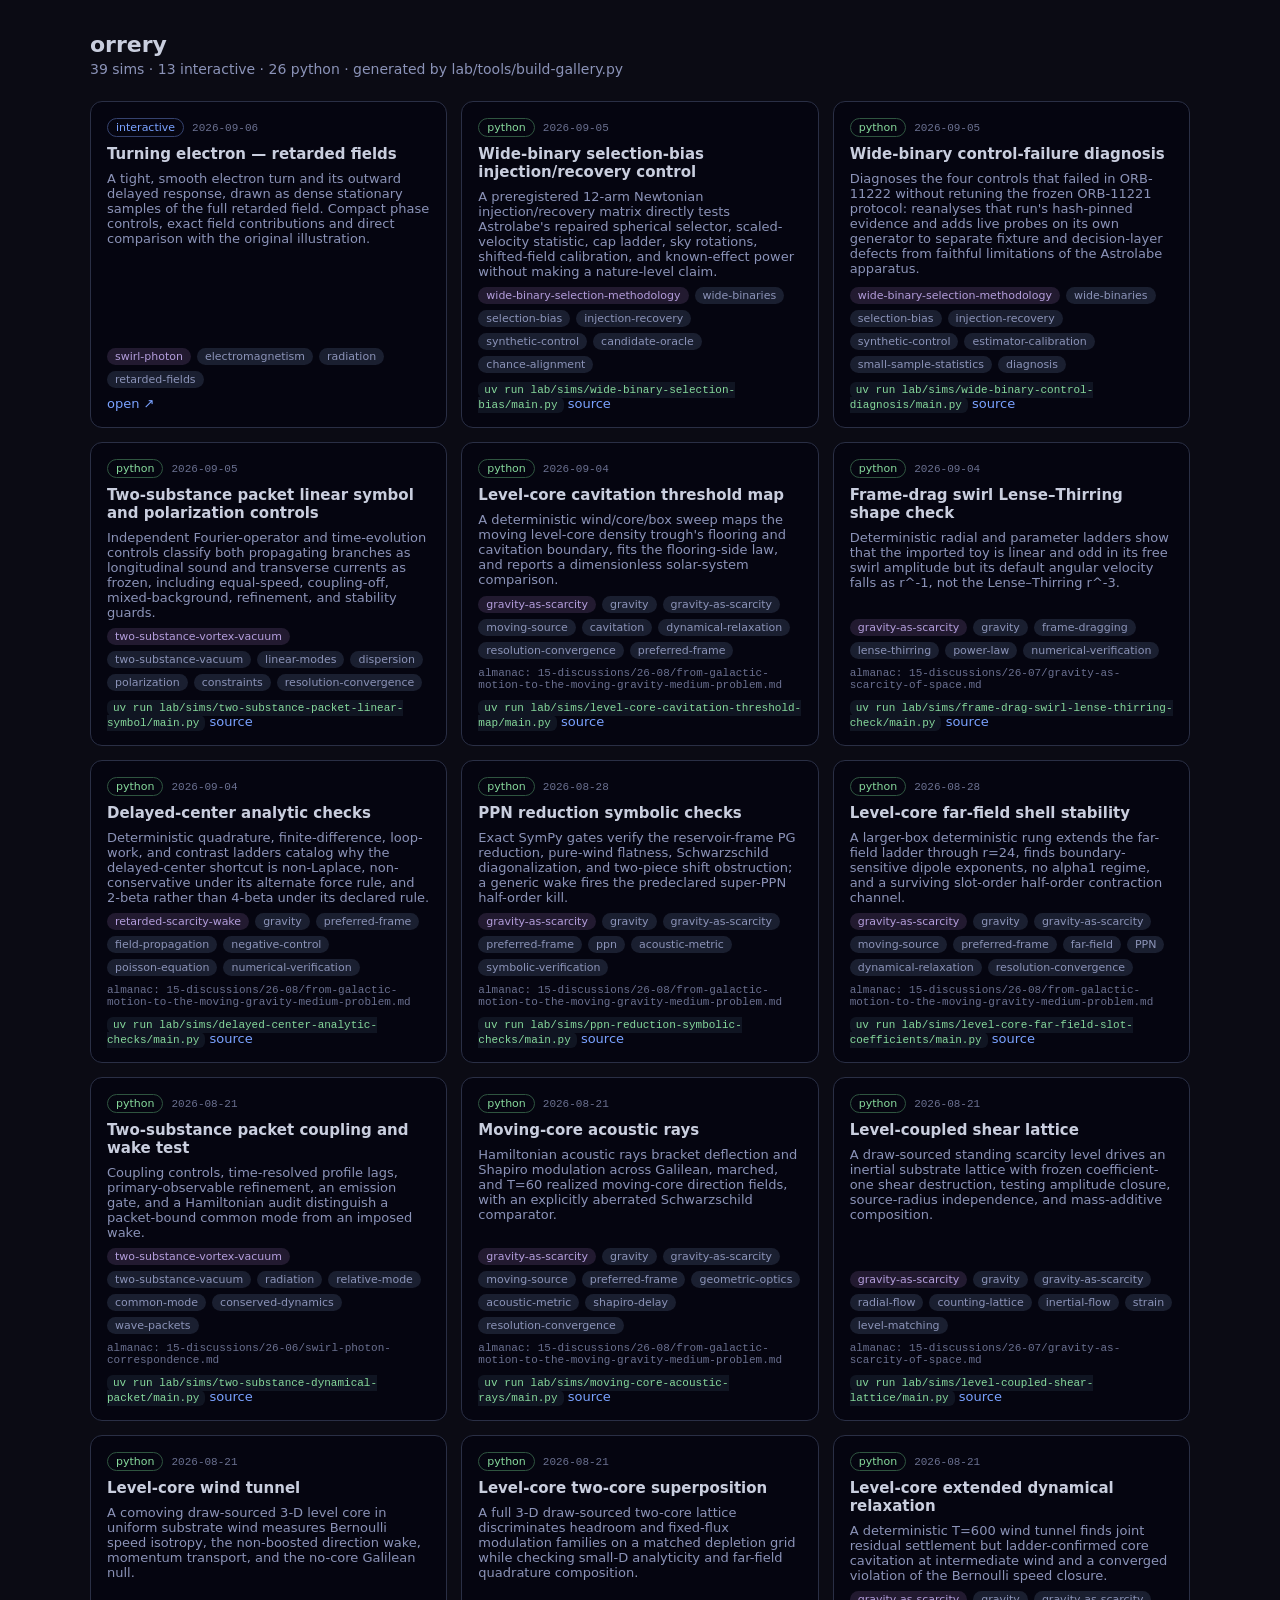
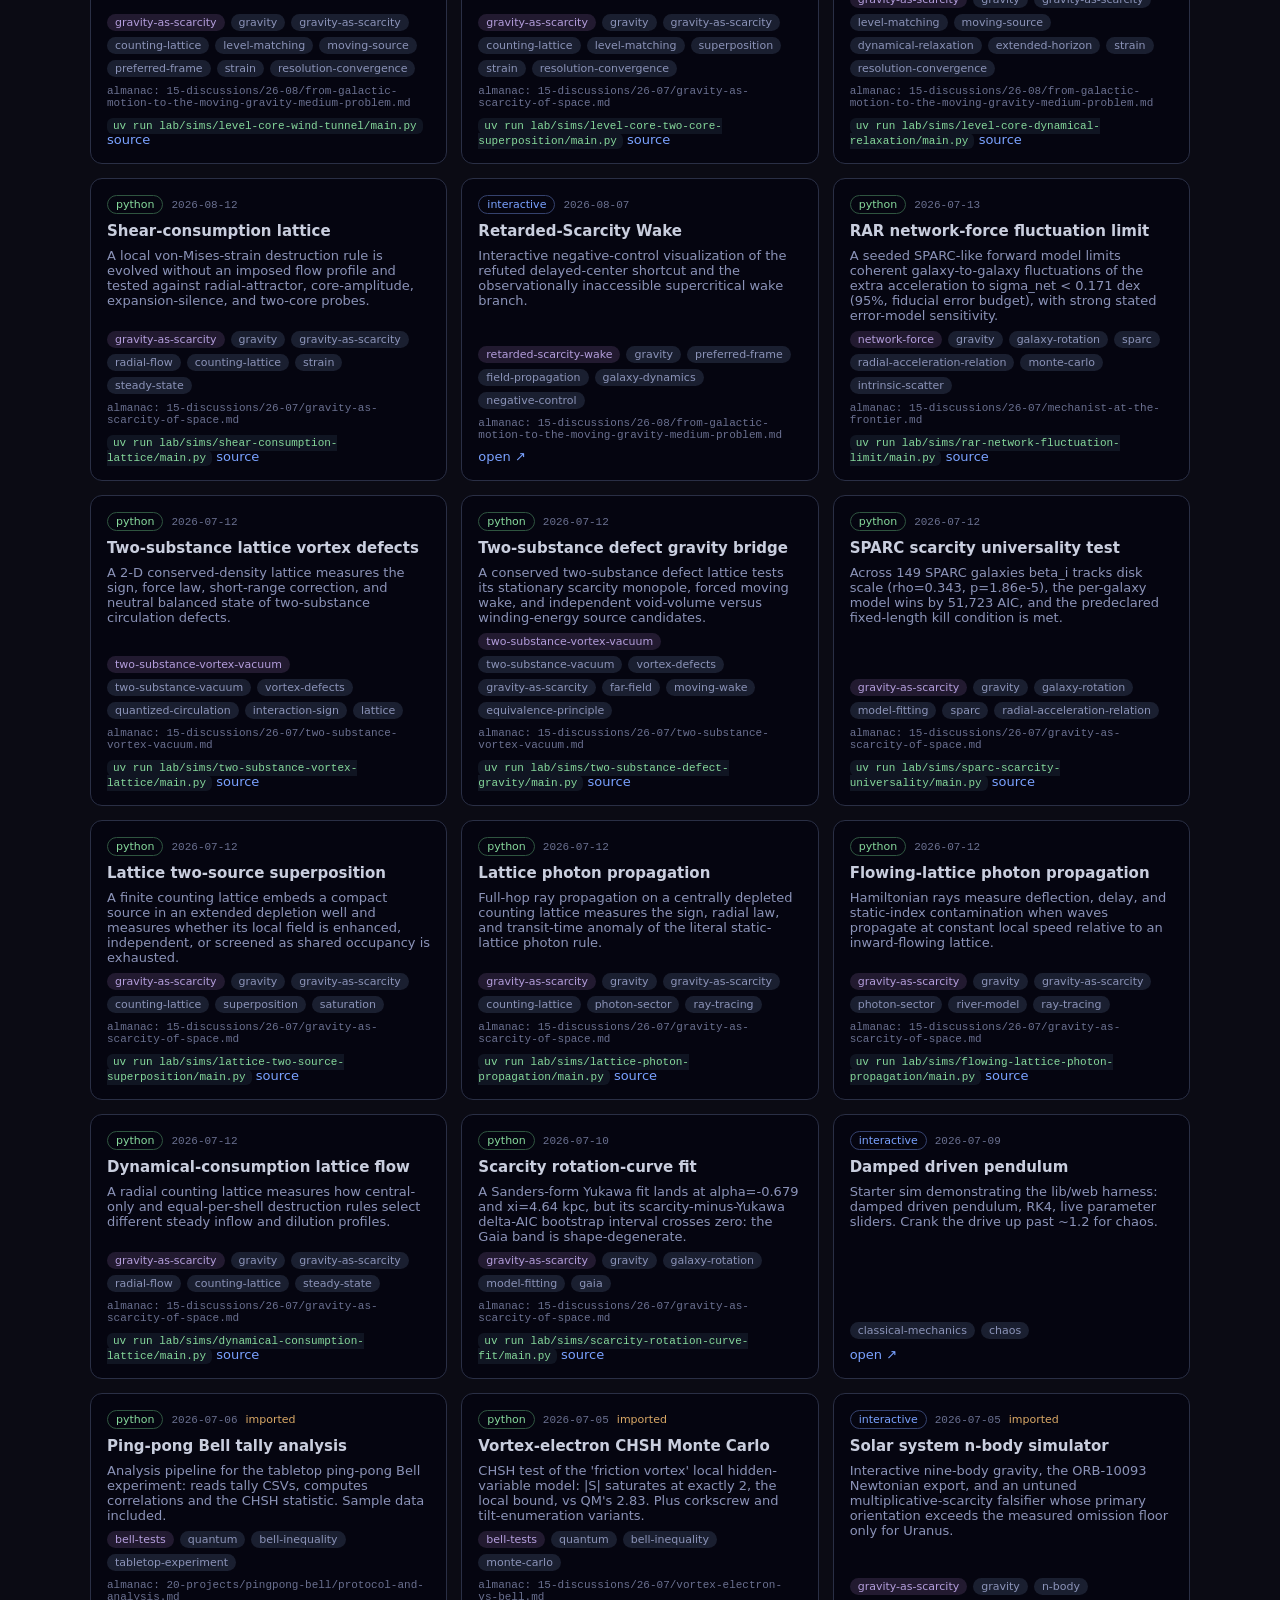
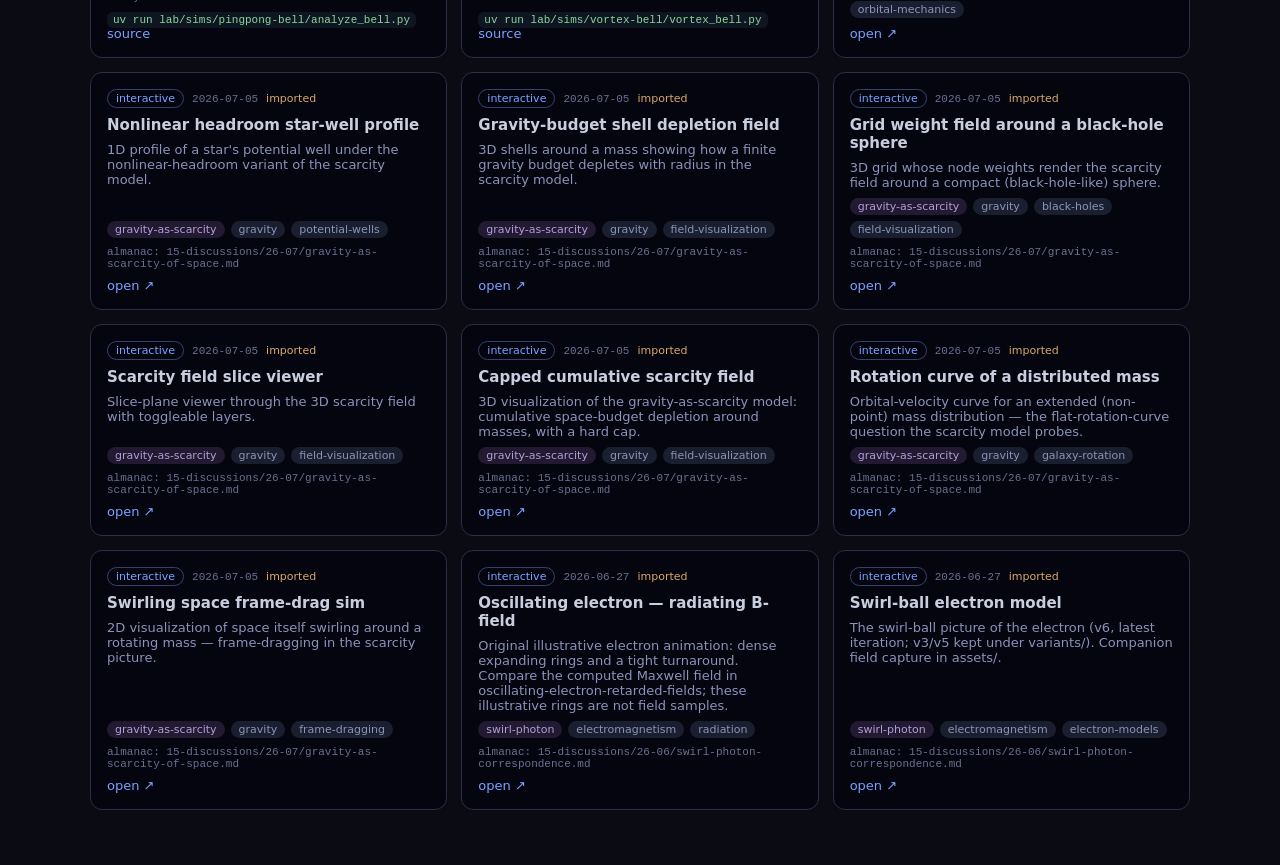
<file: lab/gallery/index.html>
<!DOCTYPE html>
<html lang="en">
<head>
<meta charset="UTF-8">
<meta name="viewport" content="width=device-width, initial-scale=1.0">
<title>orrery — sim gallery</title>
<style>
  body { margin: 0; padding: 32px 24px; background: #0b0b14; color: #c9cede; font-family: system-ui, sans-serif; }
  header { max-width: 1100px; margin: 0 auto 24px; }
  header h1 { font-size: 22px; margin: 0 0 4px; }
  header p { color: #8b93b8; font-size: 14px; margin: 0; }
  .grid { max-width: 1100px; margin: 0 auto; display: grid; grid-template-columns: repeat(auto-fill, minmax(320px, 1fr)); gap: 14px; }
  .card { border: 1px solid #2a2f45; border-radius: 12px; background: #050510; padding: 16px; display: flex; flex-direction: column; gap: 8px; }
  .card h2 { font-size: 15px; margin: 0; }
  .card p { font-size: 13px; color: #8b93b8; margin: 0; flex: 1; }
  .head { display: flex; gap: 8px; align-items: center; font-size: 11px; }
  .kind { padding: 2px 8px; border-radius: 999px; border: 1px solid #3a3f55; color: #8b93b8; }
  .kind.web { color: #7aa2ff; border-color: #35426e; }
  .kind.py { color: #86d99c; border-color: #2f5540; }
  .date { color: #6a7090; font-family: ui-monospace, monospace; }
  .status { color: #d9a866; }
  .chips { display: flex; flex-wrap: wrap; gap: 6px; }
  .chip { font-size: 11px; padding: 2px 8px; border-radius: 999px; background: #1a1f30; color: #8b93b8; }
  .chip.family { color: #b39ddb; background: #221a30; }
  .prov { font-size: 11px; color: #6a7090; font-family: ui-monospace, monospace; overflow-wrap: anywhere; }
  .action { font-size: 13px; }
  .action a.open { color: #7aa2ff; text-decoration: none; }
  .action a.open:hover { text-decoration: underline; }
  .run { font-size: 11px; color: #86d99c; background: #101522; padding: 2px 6px; border-radius: 6px; }
</style>
</head>
<body>
<header>
  <h1>orrery</h1>
  <p>39 sims &middot; 13 interactive &middot; 26 python &middot; generated by lab/tools/build-gallery.py</p>
</header>
<div class="grid">

    <div class="card">
      <div class="head">
        <span class="kind web">interactive</span>
        <span class="date">2026-09-06</span>
      </div>
      <h2>Turning electron — retarded fields</h2>
      <p>A tight, smooth electron turn and its outward delayed response, drawn as dense stationary samples of the full retarded field. Compact phase controls, exact field contributions and direct comparison with the original illustration.</p>
      <div class="chips"><span class="chip family">swirl-photon</span><span class="chip">electromagnetism</span><span class="chip">radiation</span><span class="chip">retarded-fields</span></div>
      <div class="action"><a class="open" href="../sims/oscillating-electron-retarded-fields/index.html">open &#8599;</a></div>
    </div>

    <div class="card">
      <div class="head">
        <span class="kind py">python</span>
        <span class="date">2026-09-05</span>
      </div>
      <h2>Wide-binary selection-bias injection/recovery control</h2>
      <p>A preregistered 12-arm Newtonian injection/recovery matrix directly tests Astrolabe&#x27;s repaired spherical selector, scaled-velocity statistic, cap ladder, sky rotations, shifted-field calibration, and known-effect power without making a nature-level claim.</p>
      <div class="chips"><span class="chip family">wide-binary-selection-methodology</span><span class="chip">wide-binaries</span><span class="chip">selection-bias</span><span class="chip">injection-recovery</span><span class="chip">synthetic-control</span><span class="chip">candidate-oracle</span><span class="chip">chance-alignment</span></div>
      <div class="action"><code class="run">uv run lab/sims/wide-binary-selection-bias/main.py</code> <a class="open" href="../sims/wide-binary-selection-bias/main.py">source</a></div>
    </div>

    <div class="card">
      <div class="head">
        <span class="kind py">python</span>
        <span class="date">2026-09-05</span>
      </div>
      <h2>Wide-binary control-failure diagnosis</h2>
      <p>Diagnoses the four controls that failed in ORB-11222 without retuning the frozen ORB-11221 protocol: reanalyses that run&#x27;s hash-pinned evidence and adds live probes on its own generator to separate fixture and decision-layer defects from faithful limitations of the Astrolabe apparatus.</p>
      <div class="chips"><span class="chip family">wide-binary-selection-methodology</span><span class="chip">wide-binaries</span><span class="chip">selection-bias</span><span class="chip">injection-recovery</span><span class="chip">synthetic-control</span><span class="chip">estimator-calibration</span><span class="chip">small-sample-statistics</span><span class="chip">diagnosis</span></div>
      <div class="action"><code class="run">uv run lab/sims/wide-binary-control-diagnosis/main.py</code> <a class="open" href="../sims/wide-binary-control-diagnosis/main.py">source</a></div>
    </div>

    <div class="card">
      <div class="head">
        <span class="kind py">python</span>
        <span class="date">2026-09-05</span>
      </div>
      <h2>Two-substance packet linear symbol and polarization controls</h2>
      <p>Independent Fourier-operator and time-evolution controls classify both propagating branches as longitudinal sound and transverse currents as frozen, including equal-speed, coupling-off, mixed-background, refinement, and stability guards.</p>
      <div class="chips"><span class="chip family">two-substance-vortex-vacuum</span><span class="chip">two-substance-vacuum</span><span class="chip">linear-modes</span><span class="chip">dispersion</span><span class="chip">polarization</span><span class="chip">constraints</span><span class="chip">resolution-convergence</span></div>
      <div class="action"><code class="run">uv run lab/sims/two-substance-packet-linear-symbol/main.py</code> <a class="open" href="../sims/two-substance-packet-linear-symbol/main.py">source</a></div>
    </div>

    <div class="card">
      <div class="head">
        <span class="kind py">python</span>
        <span class="date">2026-09-04</span>
      </div>
      <h2>Level-core cavitation threshold map</h2>
      <p>A deterministic wind/core/box sweep maps the moving level-core density trough&#x27;s flooring and cavitation boundary, fits the flooring-side law, and reports a dimensionless solar-system comparison.</p>
      <div class="chips"><span class="chip family">gravity-as-scarcity</span><span class="chip">gravity</span><span class="chip">gravity-as-scarcity</span><span class="chip">moving-source</span><span class="chip">cavitation</span><span class="chip">dynamical-relaxation</span><span class="chip">resolution-convergence</span><span class="chip">preferred-frame</span></div>
      <div class="prov">almanac: 15-discussions/26-08/from-galactic-motion-to-the-moving-gravity-medium-problem.md</div>
      <div class="action"><code class="run">uv run lab/sims/level-core-cavitation-threshold-map/main.py</code> <a class="open" href="../sims/level-core-cavitation-threshold-map/main.py">source</a></div>
    </div>

    <div class="card">
      <div class="head">
        <span class="kind py">python</span>
        <span class="date">2026-09-04</span>
      </div>
      <h2>Frame-drag swirl Lense–Thirring shape check</h2>
      <p>Deterministic radial and parameter ladders show that the imported toy is linear and odd in its free swirl amplitude but its default angular velocity falls as r^-1, not the Lense–Thirring r^-3.</p>
      <div class="chips"><span class="chip family">gravity-as-scarcity</span><span class="chip">gravity</span><span class="chip">frame-dragging</span><span class="chip">lense-thirring</span><span class="chip">power-law</span><span class="chip">numerical-verification</span></div>
      <div class="prov">almanac: 15-discussions/26-07/gravity-as-scarcity-of-space.md</div>
      <div class="action"><code class="run">uv run lab/sims/frame-drag-swirl-lense-thirring-check/main.py</code> <a class="open" href="../sims/frame-drag-swirl-lense-thirring-check/main.py">source</a></div>
    </div>

    <div class="card">
      <div class="head">
        <span class="kind py">python</span>
        <span class="date">2026-09-04</span>
      </div>
      <h2>Delayed-center analytic checks</h2>
      <p>Deterministic quadrature, finite-difference, loop-work, and contrast ladders catalog why the delayed-center shortcut is non-Laplace, non-conservative under its alternate force rule, and 2-beta rather than 4-beta under its declared rule.</p>
      <div class="chips"><span class="chip family">retarded-scarcity-wake</span><span class="chip">gravity</span><span class="chip">preferred-frame</span><span class="chip">field-propagation</span><span class="chip">negative-control</span><span class="chip">poisson-equation</span><span class="chip">numerical-verification</span></div>
      <div class="prov">almanac: 15-discussions/26-08/from-galactic-motion-to-the-moving-gravity-medium-problem.md</div>
      <div class="action"><code class="run">uv run lab/sims/delayed-center-analytic-checks/main.py</code> <a class="open" href="../sims/delayed-center-analytic-checks/main.py">source</a></div>
    </div>

    <div class="card">
      <div class="head">
        <span class="kind py">python</span>
        <span class="date">2026-08-28</span>
      </div>
      <h2>PPN reduction symbolic checks</h2>
      <p>Exact SymPy gates verify the reservoir-frame PG reduction, pure-wind flatness, Schwarzschild diagonalization, and two-piece shift obstruction; a generic wake fires the predeclared super-PPN half-order kill.</p>
      <div class="chips"><span class="chip family">gravity-as-scarcity</span><span class="chip">gravity</span><span class="chip">gravity-as-scarcity</span><span class="chip">preferred-frame</span><span class="chip">ppn</span><span class="chip">acoustic-metric</span><span class="chip">symbolic-verification</span></div>
      <div class="prov">almanac: 15-discussions/26-08/from-galactic-motion-to-the-moving-gravity-medium-problem.md</div>
      <div class="action"><code class="run">uv run lab/sims/ppn-reduction-symbolic-checks/main.py</code> <a class="open" href="../sims/ppn-reduction-symbolic-checks/main.py">source</a></div>
    </div>

    <div class="card">
      <div class="head">
        <span class="kind py">python</span>
        <span class="date">2026-08-28</span>
      </div>
      <h2>Level-core far-field shell stability</h2>
      <p>A larger-box deterministic rung extends the far-field ladder through r=24, finds boundary-sensitive dipole exponents, no alpha1 regime, and a surviving slot-order half-order contraction channel.</p>
      <div class="chips"><span class="chip family">gravity-as-scarcity</span><span class="chip">gravity</span><span class="chip">gravity-as-scarcity</span><span class="chip">moving-source</span><span class="chip">preferred-frame</span><span class="chip">far-field</span><span class="chip">PPN</span><span class="chip">dynamical-relaxation</span><span class="chip">resolution-convergence</span></div>
      <div class="prov">almanac: 15-discussions/26-08/from-galactic-motion-to-the-moving-gravity-medium-problem.md</div>
      <div class="action"><code class="run">uv run lab/sims/level-core-far-field-slot-coefficients/main.py</code> <a class="open" href="../sims/level-core-far-field-slot-coefficients/main.py">source</a></div>
    </div>

    <div class="card">
      <div class="head">
        <span class="kind py">python</span>
        <span class="date">2026-08-21</span>
      </div>
      <h2>Two-substance packet coupling and wake test</h2>
      <p>Coupling controls, time-resolved profile lags, primary-observable refinement, an emission gate, and a Hamiltonian audit distinguish a packet-bound common mode from an imposed wake.</p>
      <div class="chips"><span class="chip family">two-substance-vortex-vacuum</span><span class="chip">two-substance-vacuum</span><span class="chip">radiation</span><span class="chip">relative-mode</span><span class="chip">common-mode</span><span class="chip">conserved-dynamics</span><span class="chip">wave-packets</span></div>
      <div class="prov">almanac: 15-discussions/26-06/swirl-photon-correspondence.md</div>
      <div class="action"><code class="run">uv run lab/sims/two-substance-dynamical-packet/main.py</code> <a class="open" href="../sims/two-substance-dynamical-packet/main.py">source</a></div>
    </div>

    <div class="card">
      <div class="head">
        <span class="kind py">python</span>
        <span class="date">2026-08-21</span>
      </div>
      <h2>Moving-core acoustic rays</h2>
      <p>Hamiltonian acoustic rays bracket deflection and Shapiro modulation across Galilean, marched, and T=60 realized moving-core direction fields, with an explicitly aberrated Schwarzschild comparator.</p>
      <div class="chips"><span class="chip family">gravity-as-scarcity</span><span class="chip">gravity</span><span class="chip">gravity-as-scarcity</span><span class="chip">moving-source</span><span class="chip">preferred-frame</span><span class="chip">geometric-optics</span><span class="chip">acoustic-metric</span><span class="chip">shapiro-delay</span><span class="chip">resolution-convergence</span></div>
      <div class="prov">almanac: 15-discussions/26-08/from-galactic-motion-to-the-moving-gravity-medium-problem.md</div>
      <div class="action"><code class="run">uv run lab/sims/moving-core-acoustic-rays/main.py</code> <a class="open" href="../sims/moving-core-acoustic-rays/main.py">source</a></div>
    </div>

    <div class="card">
      <div class="head">
        <span class="kind py">python</span>
        <span class="date">2026-08-21</span>
      </div>
      <h2>Level-coupled shear lattice</h2>
      <p>A draw-sourced standing scarcity level drives an inertial substrate lattice with frozen coefficient-one shear destruction, testing amplitude closure, source-radius independence, and mass-additive composition.</p>
      <div class="chips"><span class="chip family">gravity-as-scarcity</span><span class="chip">gravity</span><span class="chip">gravity-as-scarcity</span><span class="chip">radial-flow</span><span class="chip">counting-lattice</span><span class="chip">inertial-flow</span><span class="chip">strain</span><span class="chip">level-matching</span></div>
      <div class="prov">almanac: 15-discussions/26-07/gravity-as-scarcity-of-space.md</div>
      <div class="action"><code class="run">uv run lab/sims/level-coupled-shear-lattice/main.py</code> <a class="open" href="../sims/level-coupled-shear-lattice/main.py">source</a></div>
    </div>

    <div class="card">
      <div class="head">
        <span class="kind py">python</span>
        <span class="date">2026-08-21</span>
      </div>
      <h2>Level-core wind tunnel</h2>
      <p>A comoving draw-sourced 3-D level core in uniform substrate wind measures Bernoulli speed isotropy, the non-boosted direction wake, momentum transport, and the no-core Galilean null.</p>
      <div class="chips"><span class="chip family">gravity-as-scarcity</span><span class="chip">gravity</span><span class="chip">gravity-as-scarcity</span><span class="chip">counting-lattice</span><span class="chip">level-matching</span><span class="chip">moving-source</span><span class="chip">preferred-frame</span><span class="chip">strain</span><span class="chip">resolution-convergence</span></div>
      <div class="prov">almanac: 15-discussions/26-08/from-galactic-motion-to-the-moving-gravity-medium-problem.md</div>
      <div class="action"><code class="run">uv run lab/sims/level-core-wind-tunnel/main.py</code> <a class="open" href="../sims/level-core-wind-tunnel/main.py">source</a></div>
    </div>

    <div class="card">
      <div class="head">
        <span class="kind py">python</span>
        <span class="date">2026-08-21</span>
      </div>
      <h2>Level-core two-core superposition</h2>
      <p>A full 3-D draw-sourced two-core lattice discriminates headroom and fixed-flux modulation families on a matched depletion grid while checking small-D analyticity and far-field quadrature composition.</p>
      <div class="chips"><span class="chip family">gravity-as-scarcity</span><span class="chip">gravity</span><span class="chip">gravity-as-scarcity</span><span class="chip">counting-lattice</span><span class="chip">level-matching</span><span class="chip">superposition</span><span class="chip">strain</span><span class="chip">resolution-convergence</span></div>
      <div class="prov">almanac: 15-discussions/26-07/gravity-as-scarcity-of-space.md</div>
      <div class="action"><code class="run">uv run lab/sims/level-core-two-core-superposition/main.py</code> <a class="open" href="../sims/level-core-two-core-superposition/main.py">source</a></div>
    </div>

    <div class="card">
      <div class="head">
        <span class="kind py">python</span>
        <span class="date">2026-08-21</span>
      </div>
      <h2>Level-core extended dynamical relaxation</h2>
      <p>A deterministic T=600 wind tunnel finds joint residual settlement but ladder-confirmed core cavitation at intermediate wind and a converged violation of the Bernoulli speed closure.</p>
      <div class="chips"><span class="chip family">gravity-as-scarcity</span><span class="chip">gravity</span><span class="chip">gravity-as-scarcity</span><span class="chip">level-matching</span><span class="chip">moving-source</span><span class="chip">dynamical-relaxation</span><span class="chip">extended-horizon</span><span class="chip">strain</span><span class="chip">resolution-convergence</span></div>
      <div class="prov">almanac: 15-discussions/26-08/from-galactic-motion-to-the-moving-gravity-medium-problem.md</div>
      <div class="action"><code class="run">uv run lab/sims/level-core-dynamical-relaxation/main.py</code> <a class="open" href="../sims/level-core-dynamical-relaxation/main.py">source</a></div>
    </div>

    <div class="card">
      <div class="head">
        <span class="kind py">python</span>
        <span class="date">2026-08-12</span>
      </div>
      <h2>Shear-consumption lattice</h2>
      <p>A local von-Mises-strain destruction rule is evolved without an imposed flow profile and tested against radial-attractor, core-amplitude, expansion-silence, and two-core probes.</p>
      <div class="chips"><span class="chip family">gravity-as-scarcity</span><span class="chip">gravity</span><span class="chip">gravity-as-scarcity</span><span class="chip">radial-flow</span><span class="chip">counting-lattice</span><span class="chip">strain</span><span class="chip">steady-state</span></div>
      <div class="prov">almanac: 15-discussions/26-07/gravity-as-scarcity-of-space.md</div>
      <div class="action"><code class="run">uv run lab/sims/shear-consumption-lattice/main.py</code> <a class="open" href="../sims/shear-consumption-lattice/main.py">source</a></div>
    </div>

    <div class="card">
      <div class="head">
        <span class="kind web">interactive</span>
        <span class="date">2026-08-07</span>
      </div>
      <h2>Retarded-Scarcity Wake</h2>
      <p>Interactive negative-control visualization of the refuted delayed-center shortcut and the observationally inaccessible supercritical wake branch.</p>
      <div class="chips"><span class="chip family">retarded-scarcity-wake</span><span class="chip">gravity</span><span class="chip">preferred-frame</span><span class="chip">field-propagation</span><span class="chip">galaxy-dynamics</span><span class="chip">negative-control</span></div>
      <div class="prov">almanac: 15-discussions/26-08/from-galactic-motion-to-the-moving-gravity-medium-problem.md</div>
      <div class="action"><a class="open" href="../sims/retarded-scarcity-wake/index.html">open &#8599;</a></div>
    </div>

    <div class="card">
      <div class="head">
        <span class="kind py">python</span>
        <span class="date">2026-07-13</span>
      </div>
      <h2>RAR network-force fluctuation limit</h2>
      <p>A seeded SPARC-like forward model limits coherent galaxy-to-galaxy fluctuations of the extra acceleration to sigma_net &lt; 0.171 dex (95%, fiducial error budget), with strong stated error-model sensitivity.</p>
      <div class="chips"><span class="chip family">network-force</span><span class="chip">gravity</span><span class="chip">galaxy-rotation</span><span class="chip">sparc</span><span class="chip">radial-acceleration-relation</span><span class="chip">monte-carlo</span><span class="chip">intrinsic-scatter</span></div>
      <div class="prov">almanac: 15-discussions/26-07/mechanist-at-the-frontier.md</div>
      <div class="action"><code class="run">uv run lab/sims/rar-network-fluctuation-limit/main.py</code> <a class="open" href="../sims/rar-network-fluctuation-limit/main.py">source</a></div>
    </div>

    <div class="card">
      <div class="head">
        <span class="kind py">python</span>
        <span class="date">2026-07-12</span>
      </div>
      <h2>Two-substance lattice vortex defects</h2>
      <p>A 2-D conserved-density lattice measures the sign, force law, short-range correction, and neutral balanced state of two-substance circulation defects.</p>
      <div class="chips"><span class="chip family">two-substance-vortex-vacuum</span><span class="chip">two-substance-vacuum</span><span class="chip">vortex-defects</span><span class="chip">quantized-circulation</span><span class="chip">interaction-sign</span><span class="chip">lattice</span></div>
      <div class="prov">almanac: 15-discussions/26-07/two-substance-vortex-vacuum.md</div>
      <div class="action"><code class="run">uv run lab/sims/two-substance-vortex-lattice/main.py</code> <a class="open" href="../sims/two-substance-vortex-lattice/main.py">source</a></div>
    </div>

    <div class="card">
      <div class="head">
        <span class="kind py">python</span>
        <span class="date">2026-07-12</span>
      </div>
      <h2>Two-substance defect gravity bridge</h2>
      <p>A conserved two-substance defect lattice tests its stationary scarcity monopole, forced moving wake, and independent void-volume versus winding-energy source candidates.</p>
      <div class="chips"><span class="chip family">two-substance-vortex-vacuum</span><span class="chip">two-substance-vacuum</span><span class="chip">vortex-defects</span><span class="chip">gravity-as-scarcity</span><span class="chip">far-field</span><span class="chip">moving-wake</span><span class="chip">equivalence-principle</span></div>
      <div class="prov">almanac: 15-discussions/26-07/two-substance-vortex-vacuum.md</div>
      <div class="action"><code class="run">uv run lab/sims/two-substance-defect-gravity/main.py</code> <a class="open" href="../sims/two-substance-defect-gravity/main.py">source</a></div>
    </div>

    <div class="card">
      <div class="head">
        <span class="kind py">python</span>
        <span class="date">2026-07-12</span>
      </div>
      <h2>SPARC scarcity universality test</h2>
      <p>Across 149 SPARC galaxies beta_i tracks disk scale (rho=0.343, p=1.86e-5), the per-galaxy model wins by 51,723 AIC, and the predeclared fixed-length kill condition is met.</p>
      <div class="chips"><span class="chip family">gravity-as-scarcity</span><span class="chip">gravity</span><span class="chip">galaxy-rotation</span><span class="chip">model-fitting</span><span class="chip">sparc</span><span class="chip">radial-acceleration-relation</span></div>
      <div class="prov">almanac: 15-discussions/26-07/gravity-as-scarcity-of-space.md</div>
      <div class="action"><code class="run">uv run lab/sims/sparc-scarcity-universality/main.py</code> <a class="open" href="../sims/sparc-scarcity-universality/main.py">source</a></div>
    </div>

    <div class="card">
      <div class="head">
        <span class="kind py">python</span>
        <span class="date">2026-07-12</span>
      </div>
      <h2>Lattice two-source superposition</h2>
      <p>A finite counting lattice embeds a compact source in an extended depletion well and measures whether its local field is enhanced, independent, or screened as shared occupancy is exhausted.</p>
      <div class="chips"><span class="chip family">gravity-as-scarcity</span><span class="chip">gravity</span><span class="chip">gravity-as-scarcity</span><span class="chip">counting-lattice</span><span class="chip">superposition</span><span class="chip">saturation</span></div>
      <div class="prov">almanac: 15-discussions/26-07/gravity-as-scarcity-of-space.md</div>
      <div class="action"><code class="run">uv run lab/sims/lattice-two-source-superposition/main.py</code> <a class="open" href="../sims/lattice-two-source-superposition/main.py">source</a></div>
    </div>

    <div class="card">
      <div class="head">
        <span class="kind py">python</span>
        <span class="date">2026-07-12</span>
      </div>
      <h2>Lattice photon propagation</h2>
      <p>Full-hop ray propagation on a centrally depleted counting lattice measures the sign, radial law, and transit-time anomaly of the literal static-lattice photon rule.</p>
      <div class="chips"><span class="chip family">gravity-as-scarcity</span><span class="chip">gravity</span><span class="chip">gravity-as-scarcity</span><span class="chip">counting-lattice</span><span class="chip">photon-sector</span><span class="chip">ray-tracing</span></div>
      <div class="prov">almanac: 15-discussions/26-07/gravity-as-scarcity-of-space.md</div>
      <div class="action"><code class="run">uv run lab/sims/lattice-photon-propagation/main.py</code> <a class="open" href="../sims/lattice-photon-propagation/main.py">source</a></div>
    </div>

    <div class="card">
      <div class="head">
        <span class="kind py">python</span>
        <span class="date">2026-07-12</span>
      </div>
      <h2>Flowing-lattice photon propagation</h2>
      <p>Hamiltonian rays measure deflection, delay, and static-index contamination when waves propagate at constant local speed relative to an inward-flowing lattice.</p>
      <div class="chips"><span class="chip family">gravity-as-scarcity</span><span class="chip">gravity</span><span class="chip">gravity-as-scarcity</span><span class="chip">photon-sector</span><span class="chip">river-model</span><span class="chip">ray-tracing</span></div>
      <div class="prov">almanac: 15-discussions/26-07/gravity-as-scarcity-of-space.md</div>
      <div class="action"><code class="run">uv run lab/sims/flowing-lattice-photon-propagation/main.py</code> <a class="open" href="../sims/flowing-lattice-photon-propagation/main.py">source</a></div>
    </div>

    <div class="card">
      <div class="head">
        <span class="kind py">python</span>
        <span class="date">2026-07-12</span>
      </div>
      <h2>Dynamical-consumption lattice flow</h2>
      <p>A radial counting lattice measures how central-only and equal-per-shell destruction rules select different steady inflow and dilution profiles.</p>
      <div class="chips"><span class="chip family">gravity-as-scarcity</span><span class="chip">gravity</span><span class="chip">gravity-as-scarcity</span><span class="chip">radial-flow</span><span class="chip">counting-lattice</span><span class="chip">steady-state</span></div>
      <div class="prov">almanac: 15-discussions/26-07/gravity-as-scarcity-of-space.md</div>
      <div class="action"><code class="run">uv run lab/sims/dynamical-consumption-lattice/main.py</code> <a class="open" href="../sims/dynamical-consumption-lattice/main.py">source</a></div>
    </div>

    <div class="card">
      <div class="head">
        <span class="kind py">python</span>
        <span class="date">2026-07-10</span>
      </div>
      <h2>Scarcity rotation-curve fit</h2>
      <p>A Sanders-form Yukawa fit lands at alpha=-0.679 and xi=4.64 kpc, but its scarcity-minus-Yukawa delta-AIC bootstrap interval crosses zero: the Gaia band is shape-degenerate.</p>
      <div class="chips"><span class="chip family">gravity-as-scarcity</span><span class="chip">gravity</span><span class="chip">galaxy-rotation</span><span class="chip">model-fitting</span><span class="chip">gaia</span></div>
      <div class="prov">almanac: 15-discussions/26-07/gravity-as-scarcity-of-space.md</div>
      <div class="action"><code class="run">uv run lab/sims/scarcity-rotation-curve-fit/main.py</code> <a class="open" href="../sims/scarcity-rotation-curve-fit/main.py">source</a></div>
    </div>

    <div class="card">
      <div class="head">
        <span class="kind web">interactive</span>
        <span class="date">2026-07-09</span>
      </div>
      <h2>Damped driven pendulum</h2>
      <p>Starter sim demonstrating the lib/web harness: damped driven pendulum, RK4, live parameter sliders. Crank the drive up past ~1.2 for chaos.</p>
      <div class="chips"><span class="chip">classical-mechanics</span><span class="chip">chaos</span></div>
      <div class="action"><a class="open" href="../sims/pendulum-driven/index.html">open &#8599;</a></div>
    </div>

    <div class="card">
      <div class="head">
        <span class="kind py">python</span>
        <span class="date">2026-07-06</span>
        <span class="status">imported</span>
      </div>
      <h2>Ping-pong Bell tally analysis</h2>
      <p>Analysis pipeline for the tabletop ping-pong Bell experiment: reads tally CSVs, computes correlations and the CHSH statistic. Sample data included.</p>
      <div class="chips"><span class="chip family">bell-tests</span><span class="chip">quantum</span><span class="chip">bell-inequality</span><span class="chip">tabletop-experiment</span></div>
      <div class="prov">almanac: 20-projects/pingpong-bell/protocol-and-analysis.md</div>
      <div class="action"><code class="run">uv run lab/sims/pingpong-bell/analyze_bell.py</code> <a class="open" href="../sims/pingpong-bell/analyze_bell.py">source</a></div>
    </div>

    <div class="card">
      <div class="head">
        <span class="kind py">python</span>
        <span class="date">2026-07-05</span>
        <span class="status">imported</span>
      </div>
      <h2>Vortex-electron CHSH Monte Carlo</h2>
      <p>CHSH test of the &#x27;friction vortex&#x27; local hidden-variable model: |S| saturates at exactly 2, the local bound, vs QM&#x27;s 2.83. Plus corkscrew and tilt-enumeration variants.</p>
      <div class="chips"><span class="chip family">bell-tests</span><span class="chip">quantum</span><span class="chip">bell-inequality</span><span class="chip">monte-carlo</span></div>
      <div class="prov">almanac: 15-discussions/26-07/vortex-electron-vs-bell.md</div>
      <div class="action"><code class="run">uv run lab/sims/vortex-bell/vortex_bell.py</code> <a class="open" href="../sims/vortex-bell/vortex_bell.py">source</a></div>
    </div>

    <div class="card">
      <div class="head">
        <span class="kind web">interactive</span>
        <span class="date">2026-07-05</span>
        <span class="status">imported</span>
      </div>
      <h2>Solar system n-body simulator</h2>
      <p>Interactive nine-body gravity, the ORB-10093 Newtonian export, and an untuned multiplicative-scarcity falsifier whose primary orientation exceeds the measured omission floor only for Uranus.</p>
      <div class="chips"><span class="chip family">gravity-as-scarcity</span><span class="chip">gravity</span><span class="chip">n-body</span><span class="chip">orbital-mechanics</span></div>
      <div class="action"><a class="open" href="../sims/solar-system-nbody/index.html">open &#8599;</a></div>
    </div>

    <div class="card">
      <div class="head">
        <span class="kind web">interactive</span>
        <span class="date">2026-07-05</span>
        <span class="status">imported</span>
      </div>
      <h2>Nonlinear headroom star-well profile</h2>
      <p>1D profile of a star&#x27;s potential well under the nonlinear-headroom variant of the scarcity model.</p>
      <div class="chips"><span class="chip family">gravity-as-scarcity</span><span class="chip">gravity</span><span class="chip">potential-wells</span></div>
      <div class="prov">almanac: 15-discussions/26-07/gravity-as-scarcity-of-space.md</div>
      <div class="action"><a class="open" href="../sims/scarcity-star-well-headroom/index.html">open &#8599;</a></div>
    </div>

    <div class="card">
      <div class="head">
        <span class="kind web">interactive</span>
        <span class="date">2026-07-05</span>
        <span class="status">imported</span>
      </div>
      <h2>Gravity-budget shell depletion field</h2>
      <p>3D shells around a mass showing how a finite gravity budget depletes with radius in the scarcity model.</p>
      <div class="chips"><span class="chip family">gravity-as-scarcity</span><span class="chip">gravity</span><span class="chip">field-visualization</span></div>
      <div class="prov">almanac: 15-discussions/26-07/gravity-as-scarcity-of-space.md</div>
      <div class="action"><a class="open" href="../sims/scarcity-shell-depletion-field/index.html">open &#8599;</a></div>
    </div>

    <div class="card">
      <div class="head">
        <span class="kind web">interactive</span>
        <span class="date">2026-07-05</span>
        <span class="status">imported</span>
      </div>
      <h2>Grid weight field around a black-hole sphere</h2>
      <p>3D grid whose node weights render the scarcity field around a compact (black-hole-like) sphere.</p>
      <div class="chips"><span class="chip family">gravity-as-scarcity</span><span class="chip">gravity</span><span class="chip">black-holes</span><span class="chip">field-visualization</span></div>
      <div class="prov">almanac: 15-discussions/26-07/gravity-as-scarcity-of-space.md</div>
      <div class="action"><a class="open" href="../sims/scarcity-grid-weight-black-hole/index.html">open &#8599;</a></div>
    </div>

    <div class="card">
      <div class="head">
        <span class="kind web">interactive</span>
        <span class="date">2026-07-05</span>
        <span class="status">imported</span>
      </div>
      <h2>Scarcity field slice viewer</h2>
      <p>Slice-plane viewer through the 3D scarcity field with toggleable layers.</p>
      <div class="chips"><span class="chip family">gravity-as-scarcity</span><span class="chip">gravity</span><span class="chip">field-visualization</span></div>
      <div class="prov">almanac: 15-discussions/26-07/gravity-as-scarcity-of-space.md</div>
      <div class="action"><a class="open" href="../sims/scarcity-field-slice-toggle/index.html">open &#8599;</a></div>
    </div>

    <div class="card">
      <div class="head">
        <span class="kind web">interactive</span>
        <span class="date">2026-07-05</span>
        <span class="status">imported</span>
      </div>
      <h2>Capped cumulative scarcity field</h2>
      <p>3D visualization of the gravity-as-scarcity model: cumulative space-budget depletion around masses, with a hard cap.</p>
      <div class="chips"><span class="chip family">gravity-as-scarcity</span><span class="chip">gravity</span><span class="chip">field-visualization</span></div>
      <div class="prov">almanac: 15-discussions/26-07/gravity-as-scarcity-of-space.md</div>
      <div class="action"><a class="open" href="../sims/scarcity-capped-cumulative-field/index.html">open &#8599;</a></div>
    </div>

    <div class="card">
      <div class="head">
        <span class="kind web">interactive</span>
        <span class="date">2026-07-05</span>
        <span class="status">imported</span>
      </div>
      <h2>Rotation curve of a distributed mass</h2>
      <p>Orbital-velocity curve for an extended (non-point) mass distribution — the flat-rotation-curve question the scarcity model probes.</p>
      <div class="chips"><span class="chip family">gravity-as-scarcity</span><span class="chip">gravity</span><span class="chip">galaxy-rotation</span></div>
      <div class="prov">almanac: 15-discussions/26-07/gravity-as-scarcity-of-space.md</div>
      <div class="action"><a class="open" href="../sims/rotation-curve-distributed-mass/index.html">open &#8599;</a></div>
    </div>

    <div class="card">
      <div class="head">
        <span class="kind web">interactive</span>
        <span class="date">2026-07-05</span>
        <span class="status">imported</span>
      </div>
      <h2>Swirling space frame-drag sim</h2>
      <p>2D visualization of space itself swirling around a rotating mass — frame-dragging in the scarcity picture.</p>
      <div class="chips"><span class="chip family">gravity-as-scarcity</span><span class="chip">gravity</span><span class="chip">frame-dragging</span></div>
      <div class="prov">almanac: 15-discussions/26-07/gravity-as-scarcity-of-space.md</div>
      <div class="action"><a class="open" href="../sims/frame-drag-swirl/index.html">open &#8599;</a></div>
    </div>

    <div class="card">
      <div class="head">
        <span class="kind web">interactive</span>
        <span class="date">2026-06-27</span>
        <span class="status">imported</span>
      </div>
      <h2>Oscillating electron — radiating B-field</h2>
      <p>Original illustrative electron animation: dense expanding rings and a tight turnaround. Compare the computed Maxwell field in oscillating-electron-retarded-fields; these illustrative rings are not field samples.</p>
      <div class="chips"><span class="chip family">swirl-photon</span><span class="chip">electromagnetism</span><span class="chip">radiation</span></div>
      <div class="prov">almanac: 15-discussions/26-06/swirl-photon-correspondence.md</div>
      <div class="action"><a class="open" href="../sims/swirl-ball-far-field/index.html">open &#8599;</a></div>
    </div>

    <div class="card">
      <div class="head">
        <span class="kind web">interactive</span>
        <span class="date">2026-06-27</span>
        <span class="status">imported</span>
      </div>
      <h2>Swirl-ball electron model</h2>
      <p>The swirl-ball picture of the electron (v6, latest iteration; v3/v5 kept under variants/). Companion field capture in assets/.</p>
      <div class="chips"><span class="chip family">swirl-photon</span><span class="chip">electromagnetism</span><span class="chip">electron-models</span></div>
      <div class="prov">almanac: 15-discussions/26-06/swirl-photon-correspondence.md</div>
      <div class="action"><a class="open" href="../sims/swirl-ball/index.html">open &#8599;</a></div>
    </div>
</div>
</body>
</html>
</file>
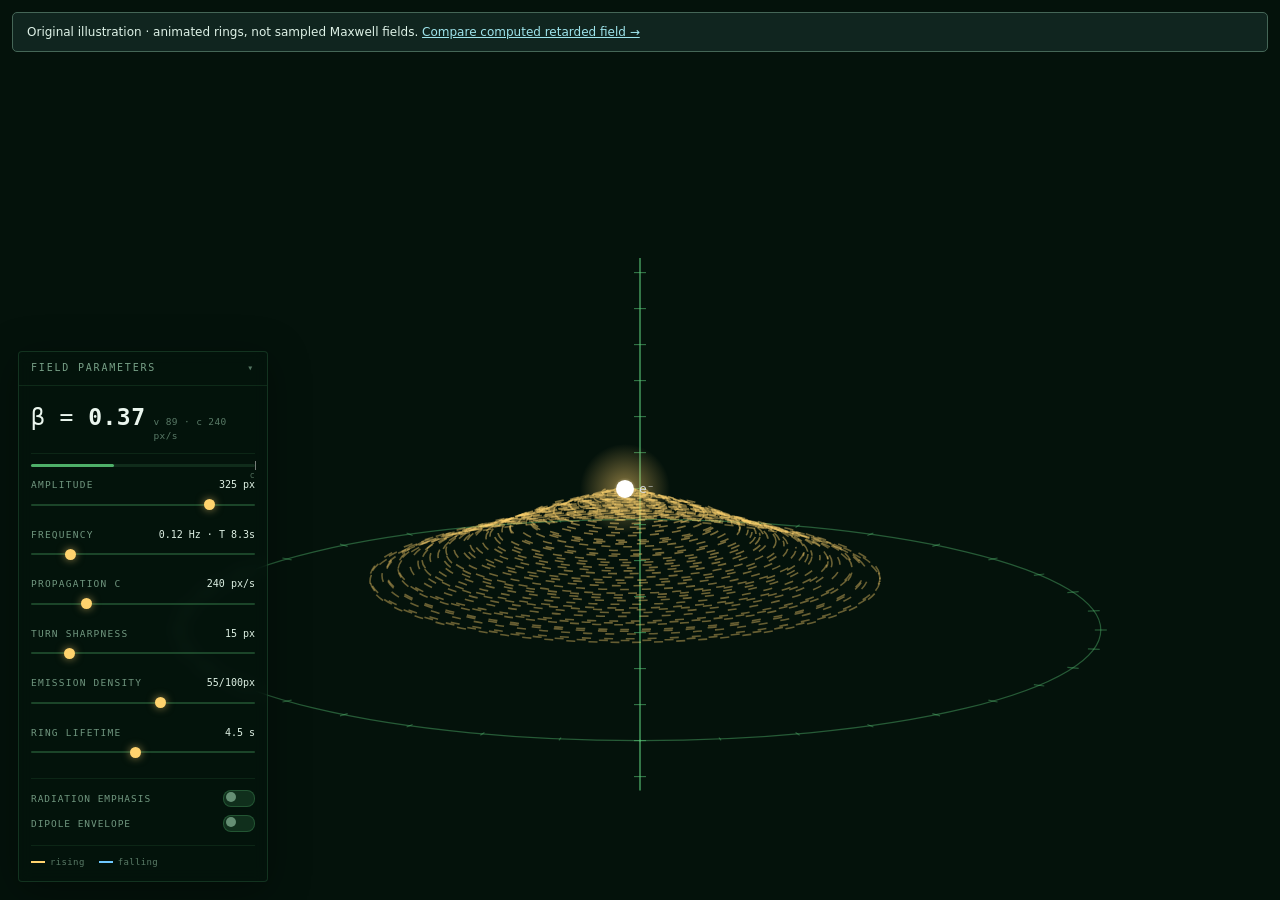
<file: lab/sims/swirl-ball-far-field/index.html>
<!DOCTYPE html>
<html lang="en"><head>
<meta charset="utf-8">
<meta name="viewport" content="width=device-width, initial-scale=1, maximum-scale=1, user-scalable=no">
<title>Oscillating Electron — Radiating B-Field</title>
<style>
  :root{
    --gold:#ffd36e;
    --cyan:#6ec8ff;
    --green:#5ac878;
    --ink:#9fd0b0;
  }
  html,body{margin:0;padding:0;background:#04120b;overflow:hidden;height:100%;}
  canvas{display:block;touch-action:none;}

  /* ---------- control panel ---------- */
  #panel{
    position:fixed; left:18px; bottom:18px; z-index:10;
    width:248px;
    font:11px/1.45 ui-monospace,"SF Mono",Menlo,Consolas,monospace;
    color:var(--ink);
    background:rgba(5,20,13,0.55);
    border:1px solid rgba(90,200,120,0.18);
    border-radius:4px;
    backdrop-filter:blur(7px);
    -webkit-backdrop-filter:blur(7px);
    opacity:0.30;
    transition:opacity .35s ease;
    user-select:none;
    box-shadow:0 8px 40px rgba(0,0,0,0.35);
  }
  #panel:hover,#panel:focus-within,#panel.pinned{opacity:1;}
  #panel.collapsed .pbody{display:none;}

  .phead{
    display:flex; align-items:center; justify-content:space-between;
    padding:9px 12px; cursor:pointer;
    letter-spacing:.18em; text-transform:uppercase; font-size:10px;
    color:rgba(159,208,176,0.75);
    border-bottom:1px solid rgba(90,200,120,0.12);
  }
  #panel.collapsed .phead{border-bottom:none;}
  .chev{transition:transform .3s ease; opacity:.7;}
  #panel.collapsed .chev{transform:rotate(-90deg);}

  .pbody{padding:6px 12px 12px;}

  /* readout */
  .readout{
    display:flex; align-items:baseline; gap:8px;
    padding:9px 0 11px; margin-bottom:4px;
    border-bottom:1px solid rgba(90,200,120,0.10);
  }
  .beta{font-size:23px; letter-spacing:.02em; color:#eaf6ee; font-weight:500;}
  .beta b{font-weight:600;}
  .betasub{font-size:9.5px; color:rgba(159,208,176,0.55); letter-spacing:.04em;}
  .betabar{position:relative; height:3px; margin-top:10px; background:rgba(90,200,120,0.14); border-radius:2px;}
  .betabar i{position:absolute; left:0; top:0; bottom:0; border-radius:2px; transition:width .12s linear,background .2s;}
  .betabar u{position:absolute; top:-3px; bottom:-3px; width:1px; background:rgba(255,255,255,0.45); left:100%;}
  .betatick{position:absolute; top:6px; right:0; transform:none; font-size:8px; color:rgba(159,208,176,0.5); letter-spacing:.05em;}

  .row{margin:11px 0 0;}
  .rlab{display:flex; justify-content:space-between; align-items:baseline; margin-bottom:5px;}
  .rlab span:first-child{letter-spacing:.13em; text-transform:uppercase; font-size:9.5px; color:rgba(159,208,176,0.7);}
  .rval{color:#dcefe2; font-size:10px;}

  input[type=range]{
    -webkit-appearance:none; appearance:none; width:100%; height:14px;
    background:transparent; cursor:pointer; margin:0;
  }
  input[type=range]::-webkit-slider-runnable-track{height:2px; background:rgba(90,200,120,0.28); border-radius:2px;}
  input[type=range]::-moz-range-track{height:2px; background:rgba(90,200,120,0.28); border-radius:2px;}
  input[type=range]::-webkit-slider-thumb{
    -webkit-appearance:none; appearance:none; width:11px; height:11px; margin-top:-4.5px;
    border-radius:50%; background:var(--gold);
    box-shadow:0 0 9px rgba(255,211,110,0.6); border:none;
  }
  input[type=range]::-moz-range-thumb{
    width:11px; height:11px; border:none; border-radius:50%; background:var(--gold);
    box-shadow:0 0 9px rgba(255,211,110,0.6);
  }

  .toggles{display:flex; flex-direction:column; gap:8px; margin-top:14px; padding-top:11px; border-top:1px solid rgba(90,200,120,0.10);}
  .tog{display:flex; align-items:center; justify-content:space-between; cursor:pointer;}
  .tog span{letter-spacing:.1em; text-transform:uppercase; font-size:9.5px; color:rgba(159,208,176,0.7);}
  .sw{position:relative; width:30px; height:15px; border-radius:8px; background:rgba(90,200,120,0.16); border:1px solid rgba(90,200,120,0.25); transition:background .2s;}
  .sw::after{content:""; position:absolute; top:1.5px; left:1.5px; width:10px; height:10px; border-radius:50%; background:rgba(159,208,176,0.6); transition:transform .2s,background .2s;}
  .tog.on .sw{background:rgba(110,200,255,0.3); border-color:rgba(110,200,255,0.5);}
  .tog.on .sw::after{transform:translateX(15px); background:var(--cyan); box-shadow:0 0 8px rgba(110,200,255,0.7);}

  .legend{display:flex; gap:14px; margin-top:13px; padding-top:10px; border-top:1px solid rgba(90,200,120,0.10); font-size:9px; letter-spacing:.04em; color:rgba(159,208,176,0.55);}
  .legend i{display:inline-block; width:14px; height:2px; vertical-align:middle; margin-right:5px;}

  #hint{
    position:fixed; left:50%; top:24px; transform:translateX(-50%); z-index:9;
    font:10px/1 ui-monospace,Menlo,monospace; letter-spacing:.22em; text-transform:uppercase;
    color:rgba(159,208,176,0.4); pointer-events:none; transition:opacity .6s;
  }
  #pause{
    position:fixed; left:50%; top:50%; transform:translate(-50%,-50%); z-index:9;
    font:11px/1 ui-monospace,Menlo,monospace; letter-spacing:.3em; text-transform:uppercase;
    color:rgba(234,246,238,0.78); pointer-events:none; opacity:0; transition:opacity .25s;
    display:flex; align-items:center; gap:9px;
  }
  #pause.show{opacity:1;}
  #pause b{font-size:16px; letter-spacing:0;}
</style>
</head>
<body>
<div style="position:fixed;top:12px;left:12px;right:12px;z-index:30;padding:10px 14px;background:#10251f;color:#def2e7;font:12px/1.5 system-ui;border:1px solid #456657;border-radius:5px">Original illustration · animated rings, not sampled Maxwell fields. <a style="color:#9ee4ec" href="../oscillating-electron-retarded-fields/">Compare computed retarded field →</a></div>

<canvas id="c"></canvas>

<div id="hint">tap field to pause</div>
<div id="pause"><b>❚❚</b><span>paused</span></div>

<div id="panel" class="pinned">
  <div class="phead" id="phead">
    <span>Field Parameters</span>
    <span class="chev">▾</span>
  </div>
  <div class="pbody">
    <div class="readout">
      <div class="beta">β&nbsp;=&nbsp;<b id="betaVal">0.00</b></div>
      <div class="betasub" id="betaSub">v / c</div>
    </div>
    <div class="betabar"><i id="betaFill"></i><u></u><span class="betatick">c</span></div>

    <div class="row">
      <div class="rlab"><span>Amplitude</span><span class="rval" id="vAmp"></span></div>
      <input type="range" id="amp" min="0.3" max="1.1" step="0.01" value="0.95">
    </div>
    <div class="row">
      <div class="rlab"><span>Frequency</span><span class="rval" id="vFreq"></span></div>
      <input type="range" id="freq" min="0.03" max="0.6" step="0.005" value="0.12">
    </div>
    <div class="row" data-comment-anchor="875ce7059e-div">
      <div class="rlab"><span>Propagation c</span><span class="rval" id="vC"></span></div>
      <input type="range" id="cspd" min="40" max="900" step="5" value="240">
    </div>
    <div class="row">
      <div class="rlab"><span>Turn sharpness</span><span class="rval" id="vTurn"></span></div>
      <input type="range" id="turn" min="5" max="70" step="1" value="15">
    </div>
    <div class="row">
      <div class="rlab"><span data-comment-anchor="0cbb14da3b-span">Emission density</span><span class="rval" id="vDens"></span></div>
      <input type="range" id="dens" min="20" max="80" step="1" value="55">
    </div>
    <div class="row">
      <div class="rlab"><span>Ring lifetime</span><span class="rval" id="vLife"></span></div>
      <input type="range" id="life" min="0.6" max="9" step="0.1" value="4.5">
    </div>

    <div class="toggles">
      <div class="tog" id="togRad"><span>Radiation emphasis</span><div class="sw"></div></div>
      <div class="tog" id="togDip"><span>Dipole envelope</span><div class="sw"></div></div>
    </div>

    <div class="legend">
      <div><i style="background:var(--gold)"></i>rising</div>
      <div><i style="background:var(--cyan)"></i>falling</div>
    </div>
  </div>
</div>

<script>
const cv = document.getElementById('c');
const ctx = cv.getContext('2d');

// ---------- parameters (each maps to a physical quantity) ----------
const P = {
  amp: 0.95,    // pole height as fraction of scene radius -> oscillation length
  freq: 0.12,   // circuits per second (Hz)
  c: 240,       // ring propagation speed, scene-px / second
  turnB: 15,    // hairpin radius at the pole tips, px
  density: 55,  // rings emitted per 100 px of path
  life: 4.5,    // ring lifetime, seconds
  radiation: false,
  dipole: false
};

// ---------- canvas / retina ----------
let W, H, cx, groundY, R, DPR = 1;
const TILT = 0.24;   // perspective squash for horizontal rings & ground circle
const KV   = 0.85;   // vertical scale for heights

// reference centripetal acceleration at default settings & current viewport.
// Radiated power ~ a^2 (Larmor); we use a/A_REF to set how bright a detached
// turn-ring is, so BOTH speed (amp/freq) and turn sharpness drive radiation.
const DEF = { amp: 0.95, freq: 0.12, turn: 15 };
let A_REF = 1;
function computeARef() {
  const hMax = R * DEF.amp, hMin = R * 0.12;
  const L = (hMax - hMin) * KV;
  const path = 2 * L + 2 * Math.PI * DEF.turn;
  const v = path * DEF.freq;
  A_REF = (v * v) / DEF.turn;
}

function resize() {
  DPR = Math.min(window.devicePixelRatio || 1, 2.5);
  W = window.innerWidth; H = window.innerHeight;
  cv.width = Math.round(W * DPR); cv.height = Math.round(H * DPR);
  cv.style.width = W + 'px'; cv.style.height = H + 'px';
  ctx.setTransform(DPR, 0, 0, DPR, 0, 0);
  cx = W / 2; groundY = H * 0.70;
  R = Math.min(W * 0.36, H * 0.55);
  computeARef();
}
resize();
window.addEventListener('resize', resize);

// ---------- colours ----------
const COL_UP   = [255, 211, 110];   // gold  : rising  -> B clockwise from above
const COL_DOWN = [110, 200, 255];   // cyan  : falling -> B counter-clockwise
function lerpCol(u) {
  return [
    Math.round(COL_UP[0] + (COL_DOWN[0] - COL_UP[0]) * u),
    Math.round(COL_UP[1] + (COL_DOWN[1] - COL_UP[1]) * u),
    Math.round(COL_UP[2] + (COL_DOWN[2] - COL_UP[2]) * u)
  ];
}

// ---------- geometry ----------
// Racetrack: straight UP the left of the pole, semicircular cap over the tip,
// straight DOWN the right, semicircular cap under the base. Constant speed.
function geom() {
  const hMax = R * P.amp, hMin = R * 0.12;
  const yTop = groundY - hMax * KV;
  const yBot = groundY - hMin * KV;
  const L = yBot - yTop;            // straight-run length (oscillation length)
  const B = P.turnB;
  const cap = Math.PI * B;          // arc length of one semicircular turn
  return { yTop, yBot, L, B, cap, path: 2 * L + 2 * cap };
}

// position + unit tangent + whether we're in a turn, for arc-length s
function pathState(s) {
  const g = geom(), B = g.B;
  s = ((s % g.path) + g.path) % g.path;
  if (s < g.L) {                                  // ascending (left)
    return { x: cx - B, y: g.yBot - s, tx: 0, ty: -1, turn: false };
  }
  s -= g.L;
  if (s < g.cap) {                                // over the tip
    const a = Math.PI + s / B;
    return { x: cx + B * Math.cos(a), y: g.yTop + B * Math.sin(a),
             tx: -Math.sin(a), ty: Math.cos(a), turn: true };
  }
  s -= g.cap;
  if (s < g.L) {                                  // descending (right)
    return { x: cx + B, y: g.yTop + s, tx: 0, ty: 1, turn: false };
  }
  s -= g.L;
  const a = s / B;                                // under the base
  return { x: cx + B * Math.cos(a), y: g.yBot + B * Math.sin(a),
           tx: -Math.sin(a), ty: Math.cos(a), turn: true };
}

// ---------- magnetic-field rings ----------
// Each ring is born at the electron, in the plane PERPENDICULAR to its velocity
// (B circles the current). It then expands outward at the propagation speed c.
const rings = [];
function spawnRing(st, v) {
  const vyN = st.ty;                  // unit tangent y: <0 rising, >0 falling
  const u = (vyN + 1) / 2;
  rings.push({
    x: st.x, y: st.y,
    r: 7,                             // born at the electron
    rot: Math.atan2(st.tx, -st.ty),   // ring plane stays perpendicular to v
    dashDir: vyN < 0 ? 1 : -1,        // circulation sense flips with the current
    dash: Math.random() * 24,
    col: lerpCol(u),
    born: T,
    turn: st.turn,
    accel: st.turn ? (v * v) / P.turnB : 0   // centripetal accel at emission
  });
}

// ---------- scene ----------
function drawScene() {
  ctx.strokeStyle = 'rgba(90, 200, 120, 0.40)';
  ctx.lineWidth = 1.2;
  ctx.beginPath();
  ctx.ellipse(cx, groundY, R, R * TILT, 0, 0, Math.PI * 2);
  ctx.stroke();
  for (let i = 0; i < 36; i++) {
    const a = (i / 36) * Math.PI * 2;
    const x1 = cx + (R - 6) * Math.cos(a), y1 = groundY + (R - 6) * TILT * Math.sin(a);
    const x2 = cx + (R + 6) * Math.cos(a), y2 = groundY + (R + 6) * TILT * Math.sin(a);
    ctx.beginPath(); ctx.moveTo(x1, y1); ctx.lineTo(x2, y2); ctx.stroke();
  }
  const g = geom();
  ctx.strokeStyle = 'rgba(90, 200, 120, 0.55)';
  ctx.lineWidth = 2;
  ctx.beginPath();
  ctx.moveTo(cx, groundY + R * TILT + 50);
  ctx.lineTo(cx, g.yTop);
  ctx.stroke();
  ctx.lineWidth = 1.1;
  for (let yy = groundY + R * TILT + 36; yy > g.yTop; yy -= 36) {
    ctx.beginPath(); ctx.moveTo(cx - 6, yy); ctx.lineTo(cx + 6, yy); ctx.stroke();
  }
}

// ---------- dipole-radiation envelope (optional overlay) ----------
// The up/down oscillation is a vertical oscillating dipole. Its far-field power
// pattern is sin^2(theta) about the motion axis: maximal perpendicular to the
// pole, vanishing along it. We draw the figure-eight cross-section in the
// motion plane (here cos^2 of the screen angle, since theta is from vertical).
function drawDipole() {
  const g = geom();
  const cyc = (g.yTop + g.yBot) / 2;
  const scale = R * 0.62;
  ctx.save();
  for (let pass = 0; pass < 2; pass++) {
    ctx.beginPath();
    for (let i = 0; i <= 220; i++) {
      const al = (i / 220) * Math.PI * 2;
      const rho = scale * Math.cos(al) * Math.cos(al);   // sin^2(theta) lobe
      const x = cx + rho * Math.cos(al);
      const y = cyc + rho * Math.sin(al);
      i ? ctx.lineTo(x, y) : ctx.moveTo(x, y);
    }
    ctx.closePath();
    if (pass === 0) { ctx.fillStyle = 'rgba(120,180,150,0.04)'; ctx.fill(); }
    else { ctx.strokeStyle = 'rgba(180,215,195,0.16)'; ctx.lineWidth = 1; ctx.stroke(); }
  }
  ctx.restore();
}

// ---------- ring rendering ----------
function drawRing(s) {
  const age = T - s.born;
  const fade = 1 - age / P.life;
  if (fade <= 0) return;
  let a, lw;
  if (P.radiation) {
    // Radiation requires acceleration: only the turn-born rings carry detaching
    // far-field. Brightness tracks a/A_REF (Larmor-ish), so tighter turns and
    // faster motion visibly strengthen the detached front; straight runs are
    // zero-accel near-field and stay dim.
    if (s.turn) {
      const k = Math.min(s.accel / A_REF, 1);
      a = fade * (0.12 + 0.72 * k); lw = 1.1 + 1.5 * k;
    } else { a = fade * 0.05; lw = 1.0; }
  } else {
    a = fade * 0.5; lw = 1.6;
  }
  ctx.strokeStyle = `rgba(${s.col[0]},${s.col[1]},${s.col[2]},${a})`;
  ctx.lineWidth = lw;
  ctx.setLineDash([9, 13]);
  ctx.lineDashOffset = s.dash;
  ctx.beginPath();
  ctx.ellipse(s.x, s.y, s.r, s.r * TILT, s.rot, 0, Math.PI * 2);
  ctx.stroke();
  ctx.setLineDash([]);
}

// ---------- animation loop ----------
let T = 0;                 // simulation clock, seconds
let dist = 0;              // arc length travelled
let distSinceEmit = 0;
let prevState = pathState(0);
let paused = false;
let last = performance.now() / 1000;

function loop(now) {
  requestAnimationFrame(loop);
  now /= 1000;
  let dt = now - last; last = now;
  if (paused) dt = 0;
  dt = Math.min(dt, 0.05);
  T += dt;

  const g = geom();
  const vReq = g.path * P.freq;            // speed the freq slider is asking for
  const v = Math.min(vReq, 0.995 * P.c);   // a charge cannot reach c -> beta < 1
  const ds = v * dt;
  dist += ds;

  // emit rings by path length (rings per unit length)
  const spacing = 100 / P.density;
  distSinceEmit += ds;
  let guard = 0;
  while (distSinceEmit >= spacing && guard++ < 400) {
    distSinceEmit -= spacing;
    const st = pathState(dist - distSinceEmit);
    spawnRing(st, v);
  }
  if (rings.length > 2400) rings.splice(0, rings.length - 2400);

  const p = pathState(dist);

  // ---- paint ----
  ctx.fillStyle = '#04120b';
  ctx.fillRect(0, 0, W, H);
  drawScene();
  if (P.dipole) drawDipole();

  const diag = Math.hypot(W, H);
  for (let i = rings.length - 1; i >= 0; i--) {
    const s = rings[i];
    s.r += P.c * dt;
    s.dash -= s.dashDir * 36 * dt;
    if ((T - s.born) >= P.life || s.r > diag) rings.splice(i, 1);
  }
  rings.slice().sort((a, b) => a.y - b.y).forEach(drawRing);

  // ---- electron ----
  const u = (p.ty + 1) / 2;
  const tint = lerpCol(u);
  const er = 9;
  const glow = ctx.createRadialGradient(p.x, p.y, 0, p.x, p.y, er * 5);
  glow.addColorStop(0, 'rgba(255,255,255,0.95)');
  glow.addColorStop(0.25, `rgba(${tint[0]},${tint[1]},${tint[2]},0.4)`);
  glow.addColorStop(1, `rgba(${tint[0]},${tint[1]},${tint[2]},0)`);
  ctx.fillStyle = glow;
  ctx.beginPath(); ctx.arc(p.x, p.y, er * 5, 0, Math.PI * 2); ctx.fill();
  ctx.fillStyle = '#ffffff';
  ctx.beginPath(); ctx.arc(p.x, p.y, er, 0, Math.PI * 2); ctx.fill();
  ctx.fillStyle = 'rgba(230,235,245,0.85)';
  ctx.font = '13px ui-monospace, Menlo, monospace';
  ctx.fillText('e⁻', p.x + 14, p.y + 4);

  // ---- readouts ----
  if ((readoutFrame = (readoutFrame + 1) % 4) === 0) updateBeta(v, g);
}

// ---------- readouts / panel wiring ----------
let readoutFrame = 0;
const $ = id => document.getElementById(id);

function updateBeta(v, g) {
  const beta = v / P.c;                          // now genuinely in [0,1)
  $('betaVal').textContent = beta.toFixed(2);
  const limited = beta >= 0.99;
  $('betaSub').textContent = limited
    ? 'c-limited'
    : `v ${Math.round(v)} · c ${Math.round(P.c)} px/s`;
  const fill = $('betaFill');
  fill.style.width = (Math.min(beta, 1) * 100) + '%';   // full bar = c
  let colr;
  if (beta < 0.5)      colr = 'rgba(90,200,120,0.85)';
  else if (beta < 0.85) colr = 'rgba(255,211,110,0.9)';
  else                  colr = 'rgba(255,150,90,0.95)';  // hot, still below c
  fill.style.background = colr;
}

function updateStatic() {
  const g = geom();
  const vReq = g.path * P.freq;
  const vCap = 0.995 * P.c;
  const capped = vReq > vCap;
  $('vAmp').textContent  = Math.round(g.L) + ' px';
  $('vFreq').textContent = capped
    ? (vCap / g.path).toFixed(2) + ' Hz · c-cap'
    : P.freq.toFixed(2) + ' Hz · T ' + (1 / P.freq).toFixed(1) + 's';
  $('vC').textContent    = Math.round(P.c) + ' px/s';
  $('vTurn').textContent = P.turnB + ' px';
  $('vDens').textContent = P.density + '/100px';
  $('vLife').textContent = P.life.toFixed(1) + ' s';
}

function bind(id, key, parse) {
  const el = $(id);
  el.addEventListener('input', () => { P[key] = parse(el.value); updateStatic(); });
}
bind('amp', 'amp', parseFloat);
bind('freq', 'freq', parseFloat);
bind('cspd', 'c', parseFloat);
bind('turn', 'turnB', v => parseInt(v, 10));
bind('dens', 'density', v => parseInt(v, 10));
bind('life', 'life', parseFloat);

function toggle(id, key) {
  const el = $(id);
  el.addEventListener('click', () => {
    P[key] = !P[key];
    el.classList.toggle('on', P[key]);
  });
}
toggle('togRad', 'radiation');
toggle('togDip', 'dipole');

$('phead').addEventListener('click', () => {
  $('panel').classList.toggle('collapsed');
});

updateStatic();

// ---------- pause on tap (anywhere on the field, not the panel) ----------
const panel = $('panel');
const hint = $('hint');
const pauseEl = $('pause');
let hintFaded = false;
function togglePause() {
  paused = !paused;
  pauseEl.classList.toggle('show', paused);
  if (paused) last = performance.now() / 1000;   // avoid a dt jump on resume
}
cv.addEventListener('pointerdown', e => {
  if (panel.contains(e.target)) return;
  togglePause();
  if (!hintFaded) { hint.style.opacity = '0'; hintFaded = true; }
});
window.addEventListener('keydown', e => {
  if (e.code === 'Space') { e.preventDefault(); togglePause(); }
});
// let the panel un-pin (drop to low contrast) shortly after load
setTimeout(() => panel.classList.remove('pinned'), 2600);
setTimeout(() => { if (!hintFaded) hint.style.opacity = '0'; }, 6000);

requestAnimationFrame(loop);
</script>


</body></html>
</file>
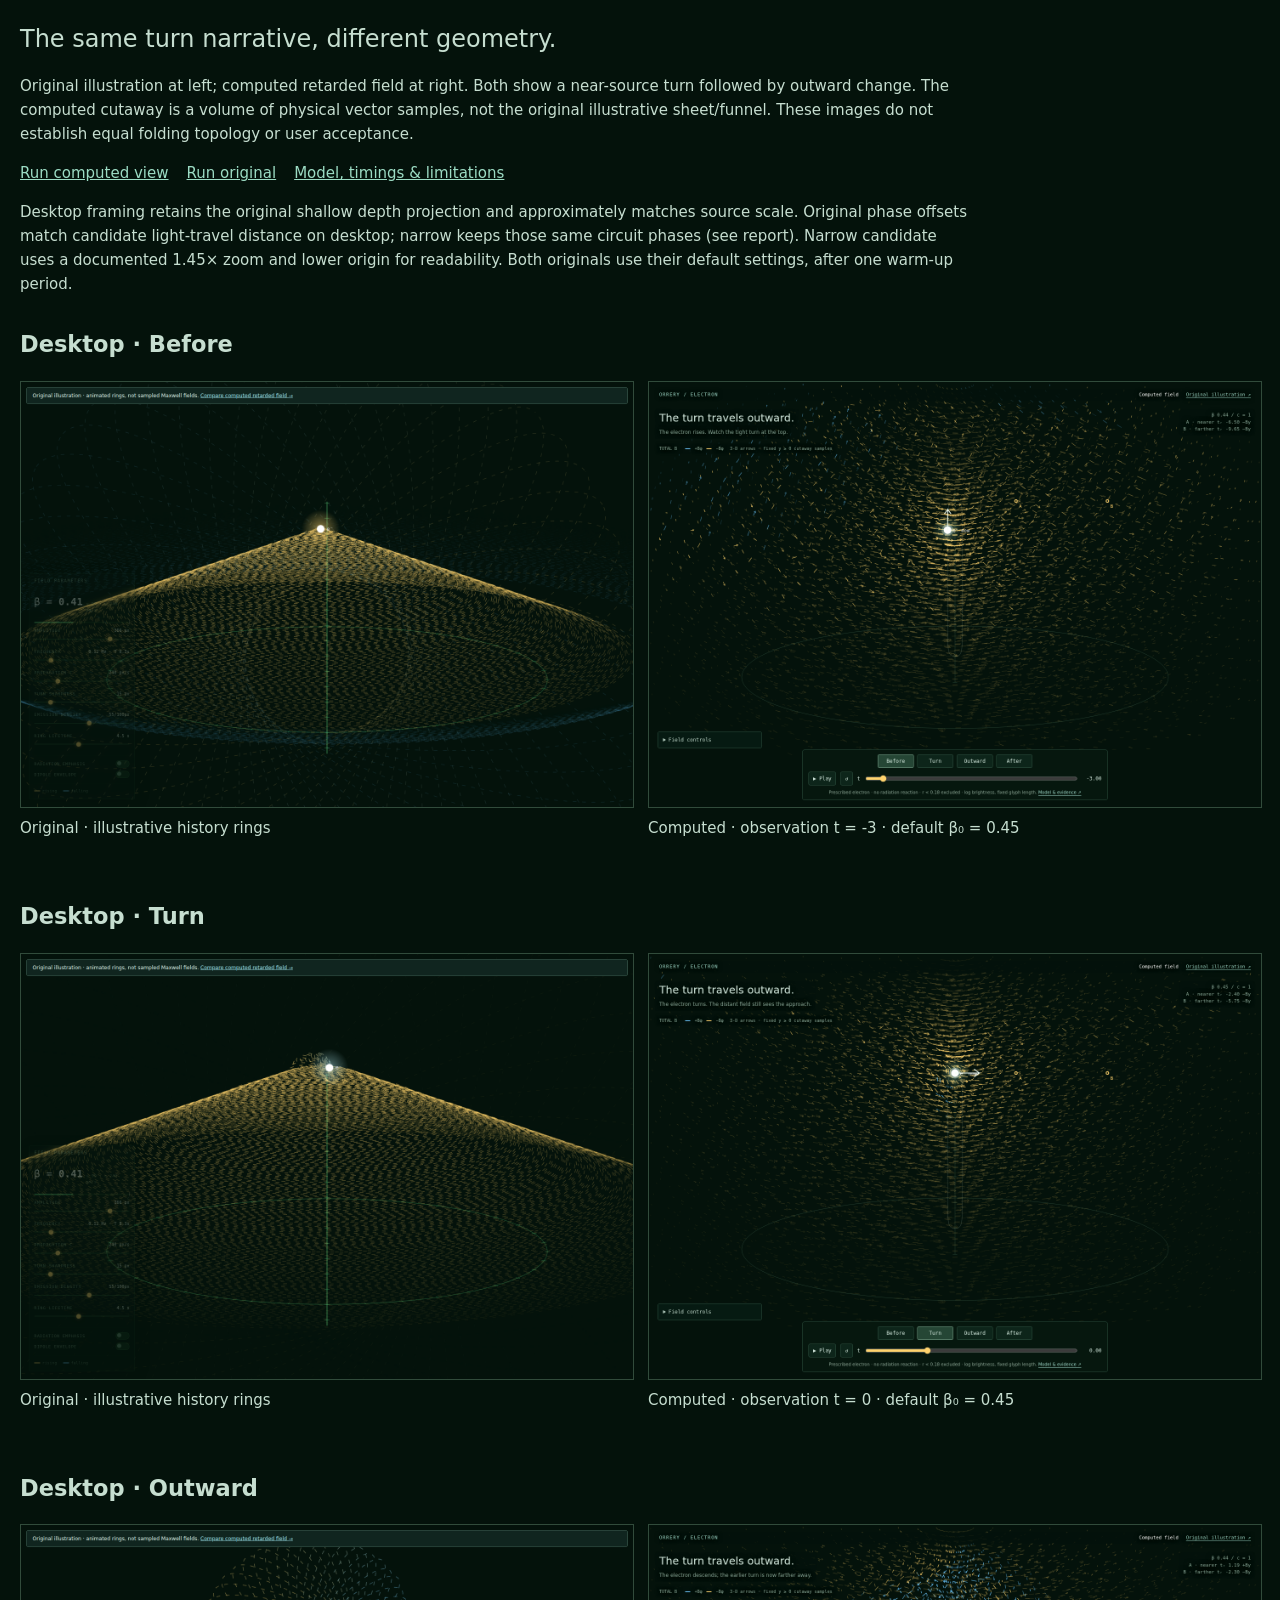
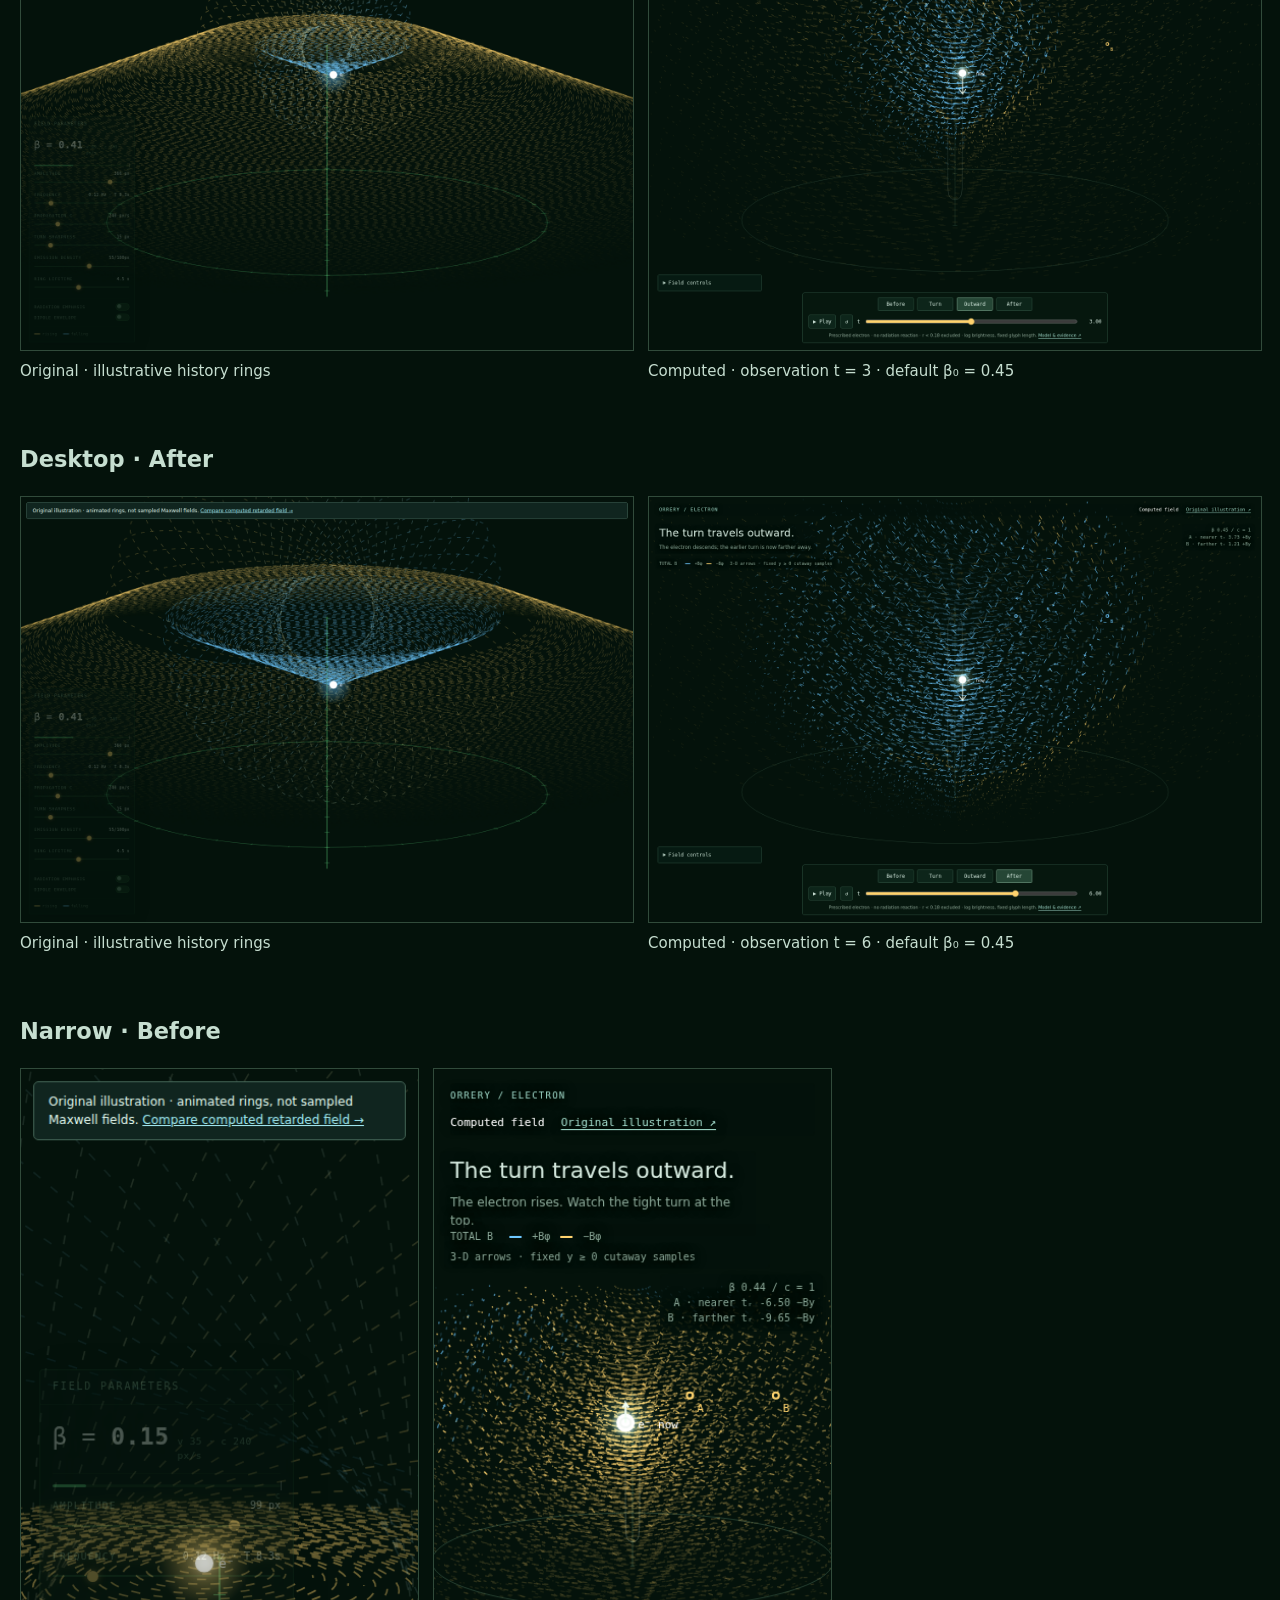
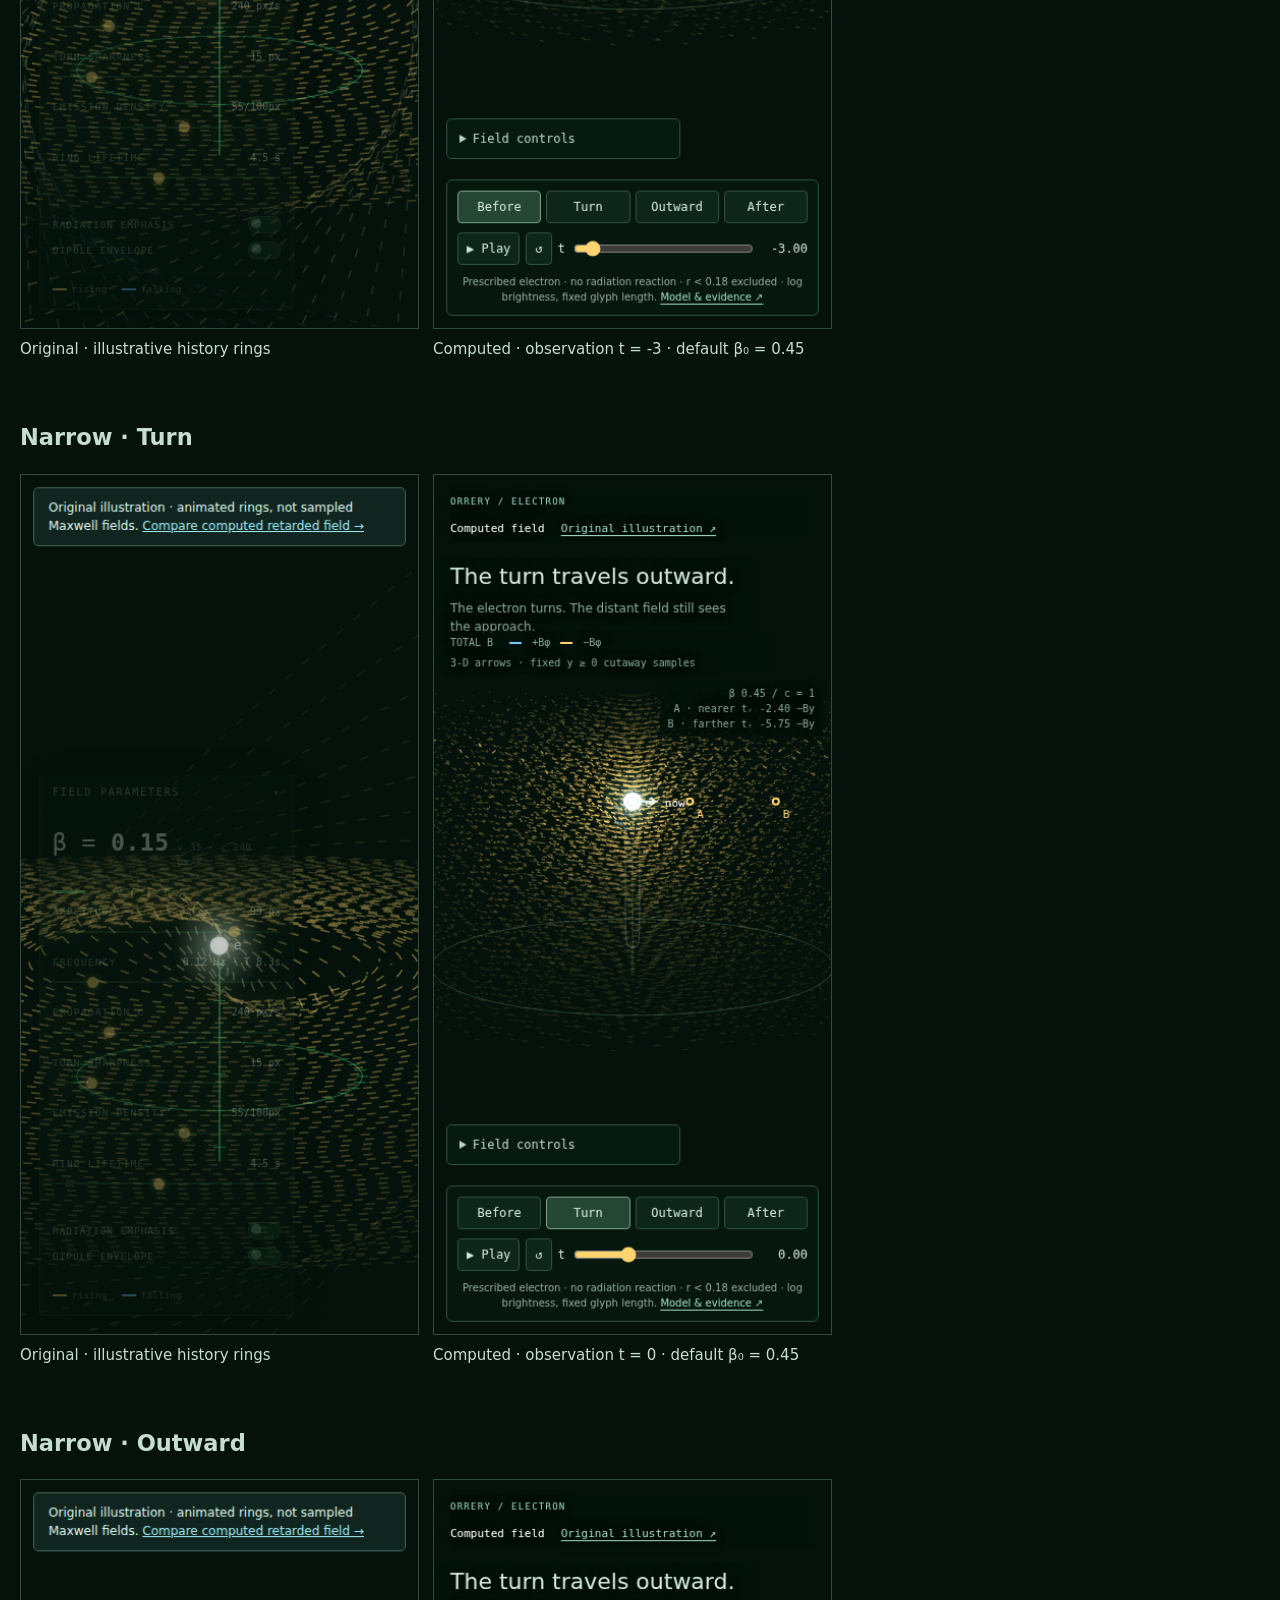
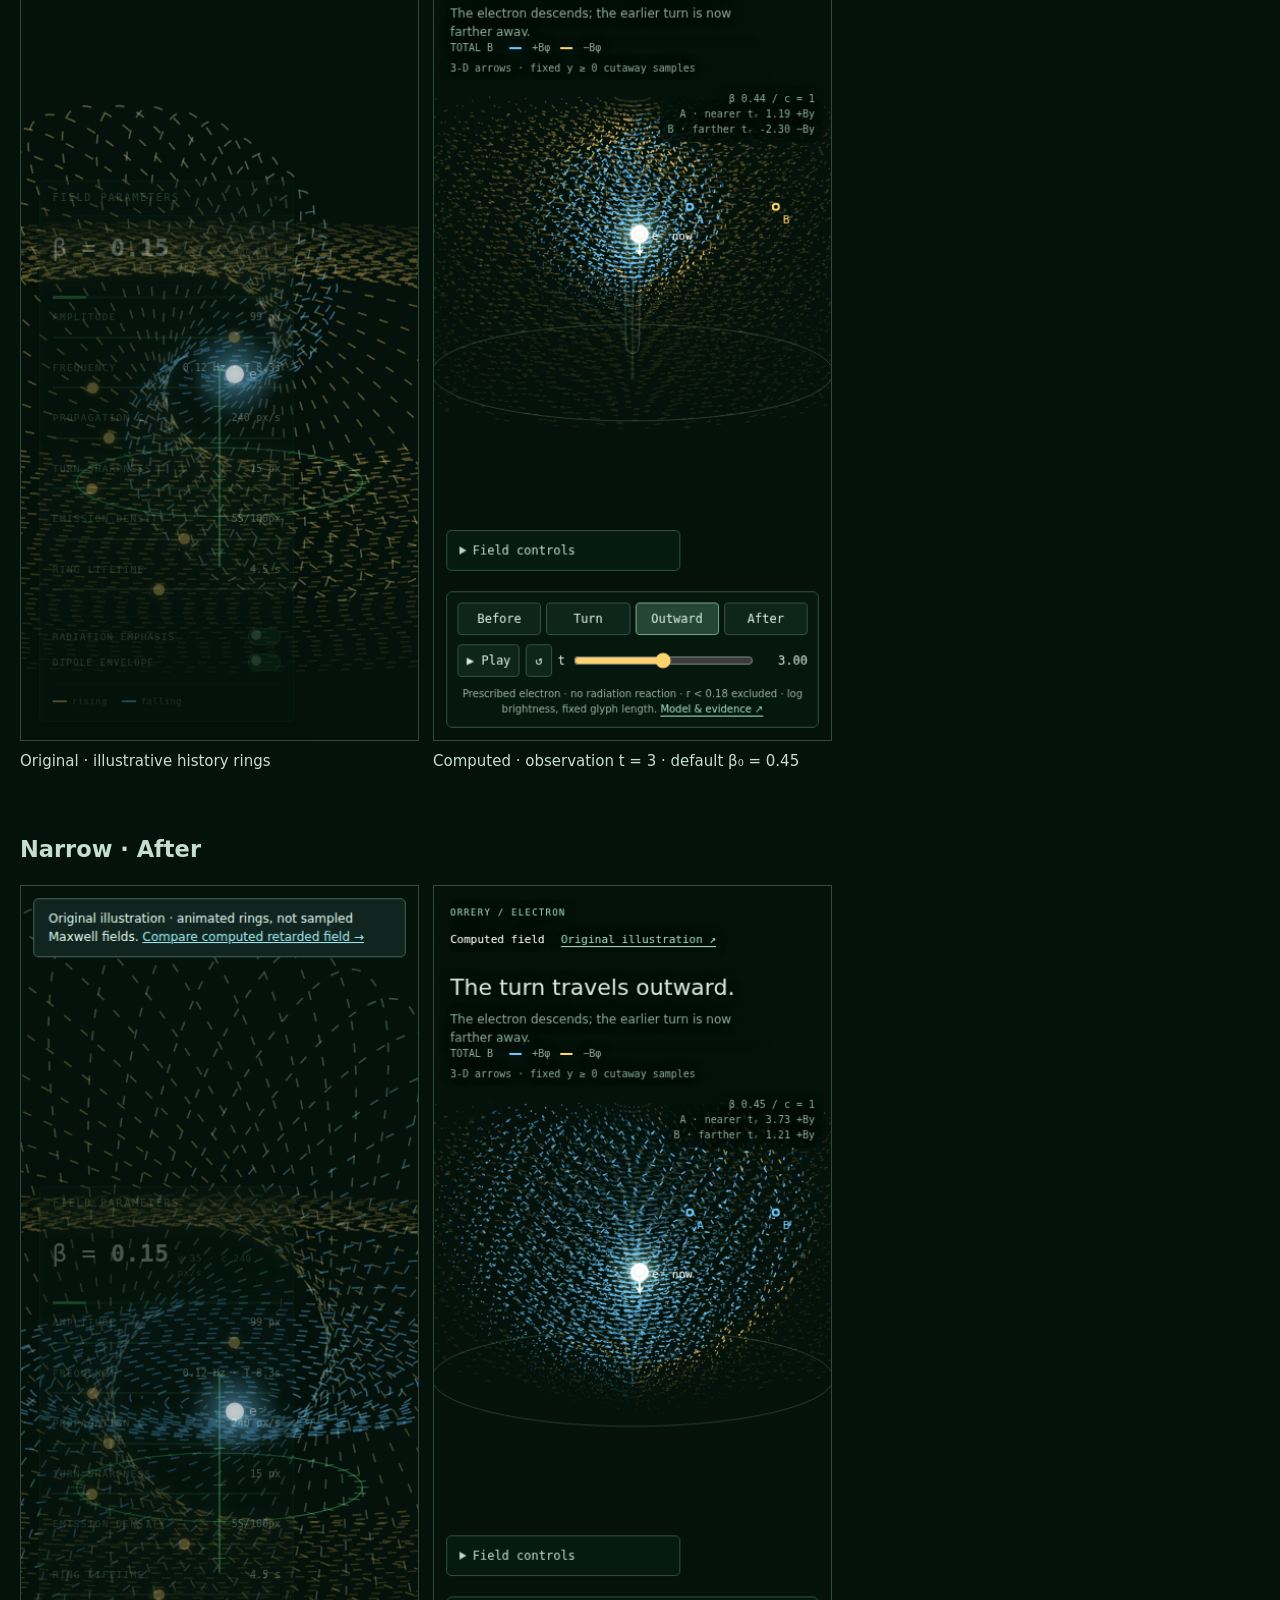
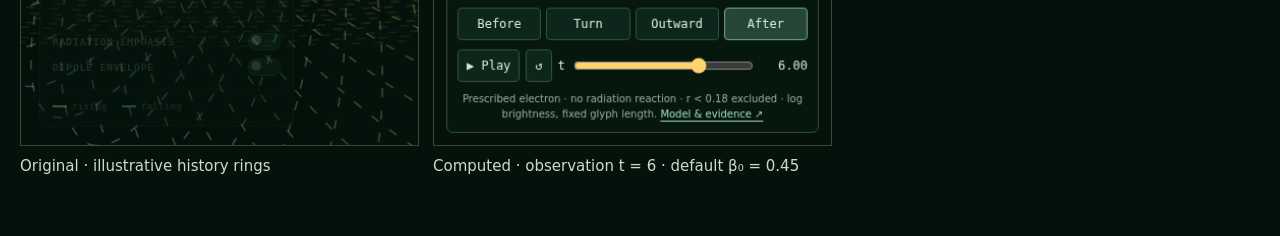
<file: lab/sims/oscillating-electron-retarded-fields/assets/comparison.html>
<!doctype html><html lang="en"><meta charset="utf-8"><meta name="viewport" content="width=device-width,initial-scale=1"><title>Electron: original / computed comparison</title>
<style>body{background:#04120b;color:#c6ded0;font:15px/1.6 system-ui;margin:20px}a{color:#9cdcc4}h1{font-size:24px;font-weight:500}p{max-width:950px}.pair{display:grid;grid-template-columns:1fr 1fr;gap:16px}figure{margin:0}img{width:100%;display:block;border:1px solid #314b3b}figcaption{margin:8px 0}section{margin:30px 0 50px}.narrow{max-width:810px}@media(max-width:600px){.pair{grid-template-columns:1fr}}nav{display:flex;gap:18px}</style>
<h1>The same turn narrative, different geometry.</h1>
<p>Original illustration at left; computed retarded field at right. Both show a near-source turn followed by outward change. The computed cutaway is a volume of physical vector samples, not the original illustrative sheet/funnel. These images do not establish equal folding topology or user acceptance.</p>
<nav><a href="../">Run computed view</a><a href="../../swirl-ball-far-field/">Run original</a><a href="../README.md">Model, timings & limitations</a></nav>
<p>Desktop framing retains the original shallow depth projection and approximately matches source scale. Original phase offsets match candidate light-travel distance on desktop; narrow keeps those same circuit phases (see report). Narrow candidate uses a documented 1.45× zoom and lower origin for readability. Both originals use their default settings, after one warm-up period.</p>
<section><h2>Desktop · Before</h2><div class="pair "><figure><a href="original-desktop-before.png"><img loading="lazy" src="original-desktop-before.png" alt="Original illustration, Before"></a><figcaption>Original · illustrative history rings</figcaption></figure><figure><a href="dense-desktop-before.png"><img loading="lazy" src="dense-desktop-before.png" alt="Computed field, Before, observation time -3"></a><figcaption>Computed · observation t = -3 · default β₀ = 0.45</figcaption></figure></div></section><section><h2>Desktop · Turn</h2><div class="pair "><figure><a href="original-desktop-during.png"><img loading="lazy" src="original-desktop-during.png" alt="Original illustration, Turn"></a><figcaption>Original · illustrative history rings</figcaption></figure><figure><a href="dense-desktop-during.png"><img loading="lazy" src="dense-desktop-during.png" alt="Computed field, Turn, observation time 0"></a><figcaption>Computed · observation t = 0 · default β₀ = 0.45</figcaption></figure></div></section><section><h2>Desktop · Outward</h2><div class="pair "><figure><a href="original-desktop-delay.png"><img loading="lazy" src="original-desktop-delay.png" alt="Original illustration, Outward"></a><figcaption>Original · illustrative history rings</figcaption></figure><figure><a href="dense-desktop-delay.png"><img loading="lazy" src="dense-desktop-delay.png" alt="Computed field, Outward, observation time 3"></a><figcaption>Computed · observation t = 3 · default β₀ = 0.45</figcaption></figure></div></section><section><h2>Desktop · After</h2><div class="pair "><figure><a href="original-desktop-after.png"><img loading="lazy" src="original-desktop-after.png" alt="Original illustration, After"></a><figcaption>Original · illustrative history rings</figcaption></figure><figure><a href="dense-desktop-after.png"><img loading="lazy" src="dense-desktop-after.png" alt="Computed field, After, observation time 6"></a><figcaption>Computed · observation t = 6 · default β₀ = 0.45</figcaption></figure></div></section><section><h2>Narrow · Before</h2><div class="pair narrow"><figure><a href="original-narrow-before.png"><img loading="lazy" src="original-narrow-before.png" alt="Original illustration, Before"></a><figcaption>Original · illustrative history rings</figcaption></figure><figure><a href="dense-narrow-before.png"><img loading="lazy" src="dense-narrow-before.png" alt="Computed field, Before, observation time -3"></a><figcaption>Computed · observation t = -3 · default β₀ = 0.45</figcaption></figure></div></section><section><h2>Narrow · Turn</h2><div class="pair narrow"><figure><a href="original-narrow-during.png"><img loading="lazy" src="original-narrow-during.png" alt="Original illustration, Turn"></a><figcaption>Original · illustrative history rings</figcaption></figure><figure><a href="dense-narrow-during.png"><img loading="lazy" src="dense-narrow-during.png" alt="Computed field, Turn, observation time 0"></a><figcaption>Computed · observation t = 0 · default β₀ = 0.45</figcaption></figure></div></section><section><h2>Narrow · Outward</h2><div class="pair narrow"><figure><a href="original-narrow-delay.png"><img loading="lazy" src="original-narrow-delay.png" alt="Original illustration, Outward"></a><figcaption>Original · illustrative history rings</figcaption></figure><figure><a href="dense-narrow-delay.png"><img loading="lazy" src="dense-narrow-delay.png" alt="Computed field, Outward, observation time 3"></a><figcaption>Computed · observation t = 3 · default β₀ = 0.45</figcaption></figure></div></section><section><h2>Narrow · After</h2><div class="pair narrow"><figure><a href="original-narrow-after.png"><img loading="lazy" src="original-narrow-after.png" alt="Original illustration, After"></a><figcaption>Original · illustrative history rings</figcaption></figure><figure><a href="dense-narrow-after.png"><img loading="lazy" src="dense-narrow-after.png" alt="Computed field, After, observation time 6"></a><figcaption>Computed · observation t = 6 · default β₀ = 0.45</figcaption></figure></div></section></html>
</file>
